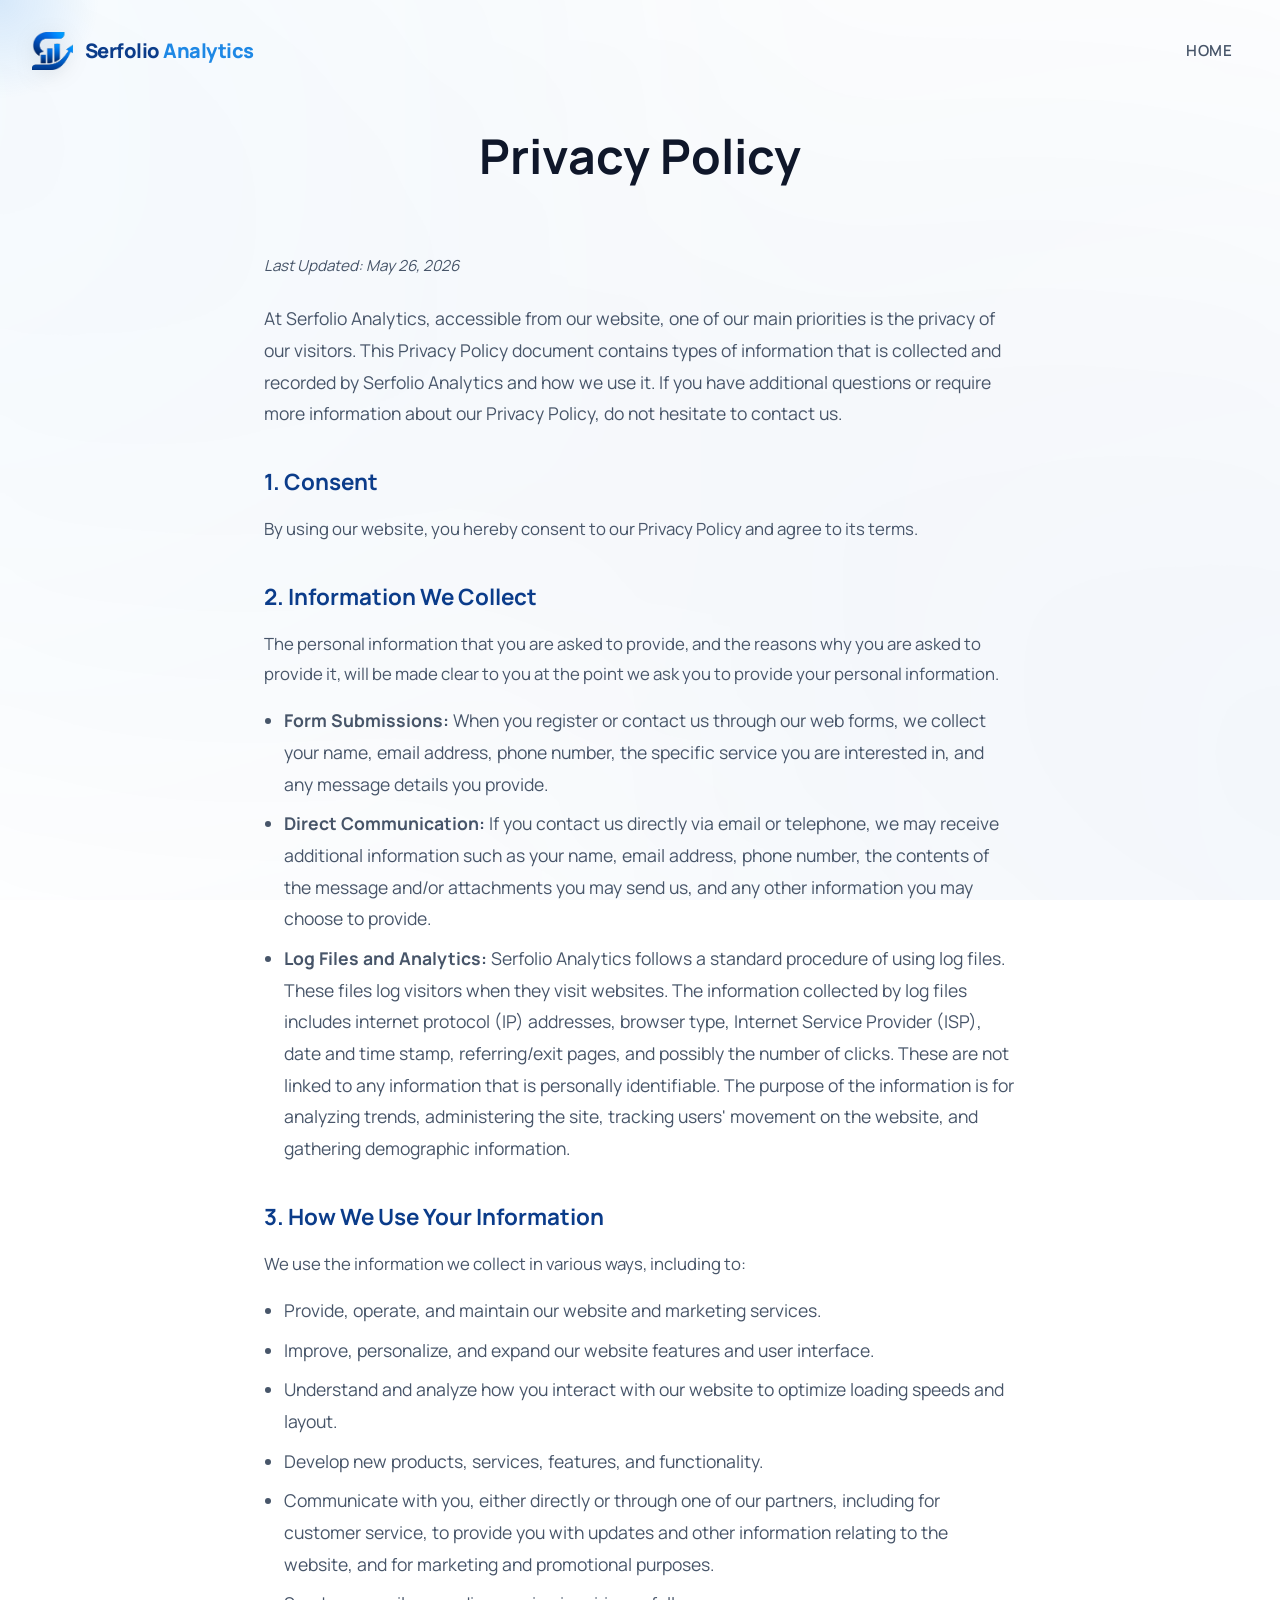
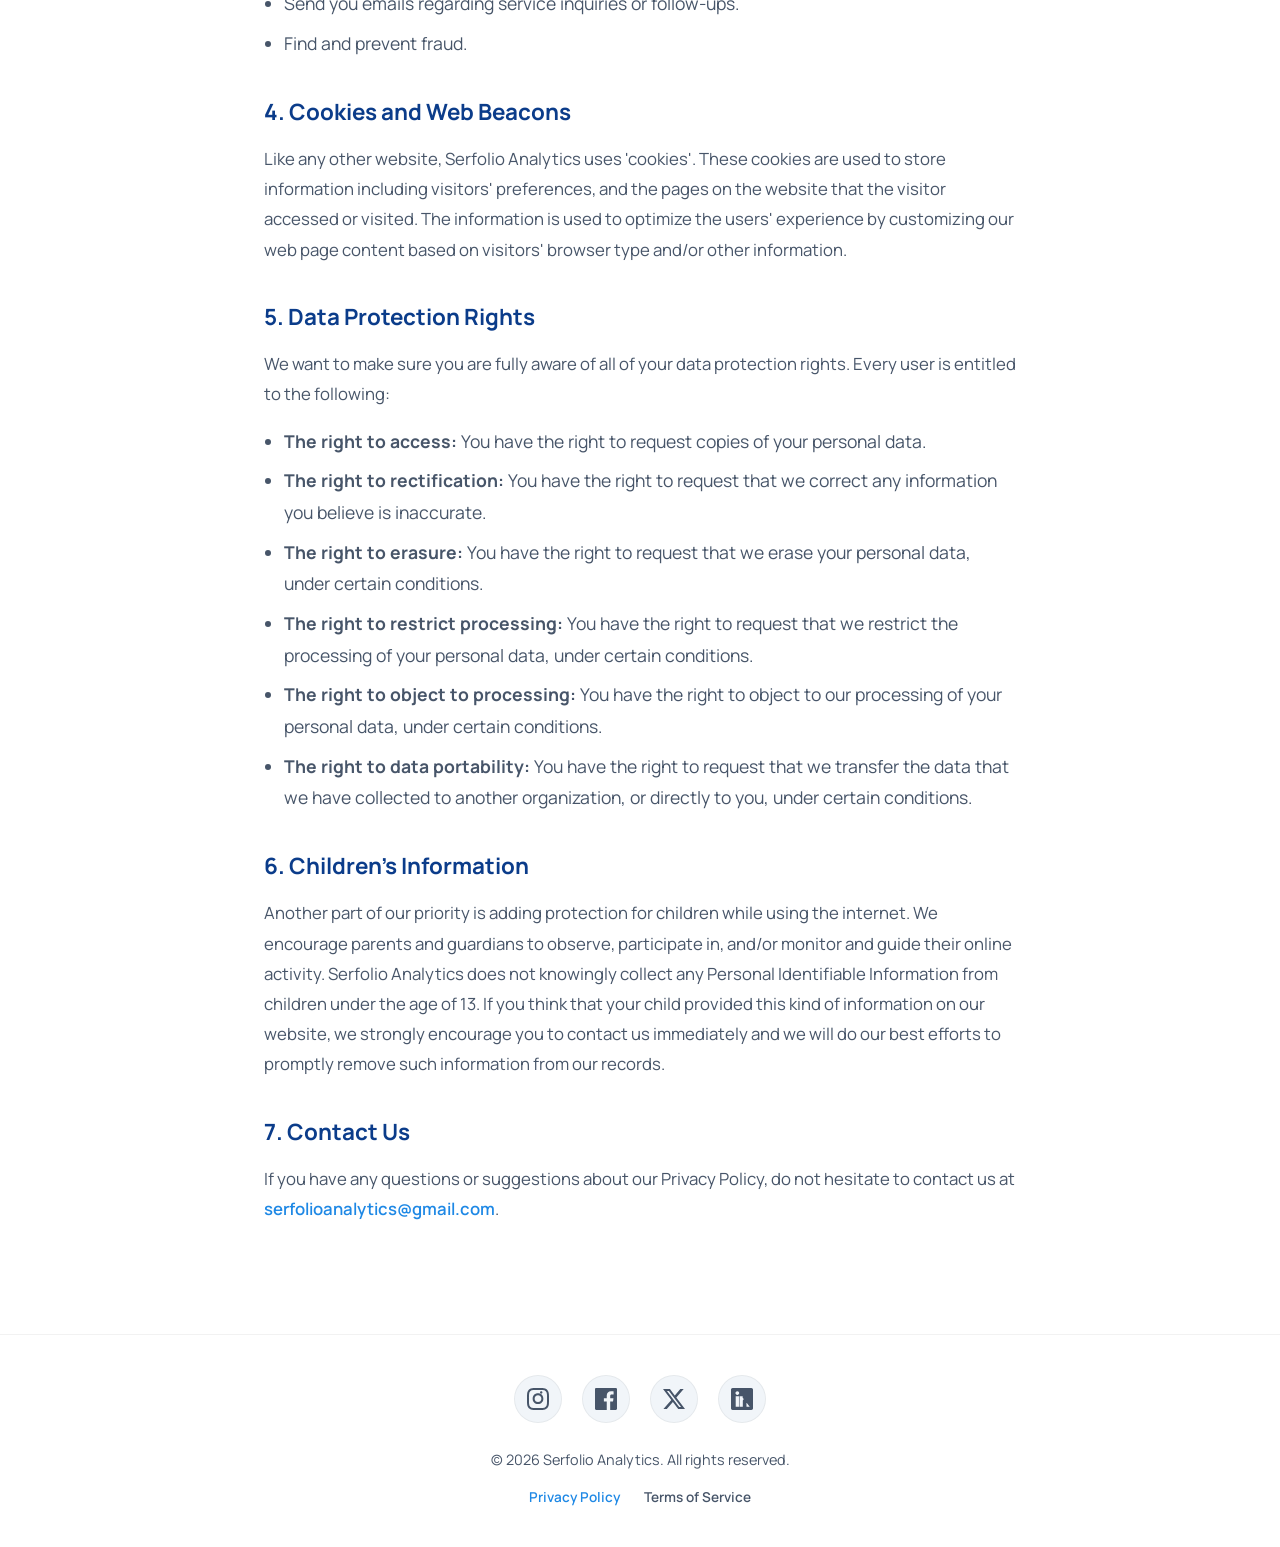
<file: privacy-policy.html>
<!DOCTYPE html>
<html lang="en">
<head>
    <meta charset="UTF-8">
    <meta name="viewport" content="width=device-width, initial-scale=1.0">
    <title>Privacy Policy | Serfolio Analytics</title>
    <meta name="description" content="Privacy Policy for Serfolio Analytics.">
    <!-- Open Graph tags -->
    <meta property="og:title" content="Privacy Policy | Serfolio Analytics">
    <meta property="og:description" content="Privacy Policy for Serfolio Analytics.">
    <meta property="og:image" content="https://serfolioanalytics.in/logo.png">
    <meta property="og:type" content="website">
    <meta name="twitter:card" content="summary_large_image">
    <meta name="twitter:title" content="Privacy Policy | Serfolio Analytics">
    <meta name="twitter:description" content="Privacy Policy for Serfolio Analytics.">
    <meta name="twitter:image" content="https://serfolioanalytics.in/logo.png">
    <link href="https://fonts.googleapis.com/css2?family=Manrope:wght@300;400;500;600;700;800&display=swap" rel="stylesheet">
    <link rel="stylesheet" href="./style.css?v=1.0.3">

    <!-- Google tag (gtag.js) -->
    <script async src="https://www.googletagmanager.com/gtag/js?id=G-VNZV0EYWXQ"></script>
    <script>
      window.dataLayer = window.dataLayer || [];
      function gtag(){dataLayer.push(arguments);}
      gtag('js', new Date());

      gtag('config', 'G-VNZV0EYWXQ');
      gtag('config', 'AW-14974489715');
    </script>
</head>
<body>
    <div id="cursor-glow"></div>
    <div id="logo-container" class="logo-fixed" onclick="window.location.href='index.html'" style="cursor: pointer;">
        <img src="./logo.png" alt="Serfolio Analytics Logo" id="main-logo" loading="lazy">
        <span class="logo-text"><span class="brand-dark">Serfolio</span> <span class="brand-light">Analytics</span></span>
    </div>
    <nav class="global-nav global-nav-top-right">
        <button class="nav-link" onclick="window.location.href='index.html'">Home</button>
    </nav>
    <div class="background-wrapper">
        <div id="aurora-bg"></div>
    </div>
    <main class="service-detail-container" style="padding-top: 120px; padding-bottom: 60px; min-height: 80vh;">
        <h1 class="section-title" style="margin-bottom: 30px; text-align: center;">Privacy Policy</h1>
        <div class="service-content glass" style="max-width: 800px; margin: 0 auto; padding: 40px; text-align: left; line-height: 1.8;">
            <p style="font-size: 0.95rem; color: var(--text-body); margin-bottom: 24px; font-style: italic;">Last Updated: May 26, 2026</p>
            
            <p style="font-size: 1.1rem; color: var(--text-body); margin-bottom: 24px;">
                At Serfolio Analytics, accessible from our website, one of our main priorities is the privacy of our visitors. This Privacy Policy document contains types of information that is collected and recorded by Serfolio Analytics and how we use it. If you have additional questions or require more information about our Privacy Policy, do not hesitate to contact us.
            </p>

            <h3 style="font-size: 1.4rem; color: var(--deep-blue); margin-top: 32px; margin-bottom: 12px; font-weight: 700;">1. Consent</h3>
            <p style="font-size: 1.05rem; color: var(--text-body); margin-bottom: 20px;">
                By using our website, you hereby consent to our Privacy Policy and agree to its terms.
            </p>

            <h3 style="font-size: 1.4rem; color: var(--deep-blue); margin-top: 32px; margin-bottom: 12px; font-weight: 700;">2. Information We Collect</h3>
            <p style="font-size: 1.05rem; color: var(--text-body); margin-bottom: 16px;">
                The personal information that you are asked to provide, and the reasons why you are asked to provide it, will be made clear to you at the point we ask you to provide your personal information.
            </p>
            <ul style="margin-left: 20px; margin-bottom: 20px; list-style-type: disc; color: var(--text-body); font-size: 1.05rem;">
                <li style="margin-bottom: 8px;"><strong>Form Submissions:</strong> When you register or contact us through our web forms, we collect your name, email address, phone number, the specific service you are interested in, and any message details you provide.</li>
                <li style="margin-bottom: 8px;"><strong>Direct Communication:</strong> If you contact us directly via email or telephone, we may receive additional information such as your name, email address, phone number, the contents of the message and/or attachments you may send us, and any other information you may choose to provide.</li>
                <li style="margin-bottom: 8px;"><strong>Log Files and Analytics:</strong> Serfolio Analytics follows a standard procedure of using log files. These files log visitors when they visit websites. The information collected by log files includes internet protocol (IP) addresses, browser type, Internet Service Provider (ISP), date and time stamp, referring/exit pages, and possibly the number of clicks. These are not linked to any information that is personally identifiable. The purpose of the information is for analyzing trends, administering the site, tracking users' movement on the website, and gathering demographic information.</li>
            </ul>

            <h3 style="font-size: 1.4rem; color: var(--deep-blue); margin-top: 32px; margin-bottom: 12px; font-weight: 700;">3. How We Use Your Information</h3>
            <p style="font-size: 1.05rem; color: var(--text-body); margin-bottom: 16px;">
                We use the information we collect in various ways, including to:
            </p>
            <ul style="margin-left: 20px; margin-bottom: 20px; list-style-type: disc; color: var(--text-body); font-size: 1.05rem;">
                <li style="margin-bottom: 8px;">Provide, operate, and maintain our website and marketing services.</li>
                <li style="margin-bottom: 8px;">Improve, personalize, and expand our website features and user interface.</li>
                <li style="margin-bottom: 8px;">Understand and analyze how you interact with our website to optimize loading speeds and layout.</li>
                <li style="margin-bottom: 8px;">Develop new products, services, features, and functionality.</li>
                <li style="margin-bottom: 8px;">Communicate with you, either directly or through one of our partners, including for customer service, to provide you with updates and other information relating to the website, and for marketing and promotional purposes.</li>
                <li style="margin-bottom: 8px;">Send you emails regarding service inquiries or follow-ups.</li>
                <li style="margin-bottom: 8px;">Find and prevent fraud.</li>
            </ul>

            <h3 style="font-size: 1.4rem; color: var(--deep-blue); margin-top: 32px; margin-bottom: 12px; font-weight: 700;">4. Cookies and Web Beacons</h3>
            <p style="font-size: 1.05rem; color: var(--text-body); margin-bottom: 20px;">
                Like any other website, Serfolio Analytics uses 'cookies'. These cookies are used to store information including visitors' preferences, and the pages on the website that the visitor accessed or visited. The information is used to optimize the users' experience by customizing our web page content based on visitors' browser type and/or other information.
            </p>

            <h3 style="font-size: 1.4rem; color: var(--deep-blue); margin-top: 32px; margin-bottom: 12px; font-weight: 700;">5. Data Protection Rights</h3>
            <p style="font-size: 1.05rem; color: var(--text-body); margin-bottom: 16px;">
                We want to make sure you are fully aware of all of your data protection rights. Every user is entitled to the following:
            </p>
            <ul style="margin-left: 20px; margin-bottom: 20px; list-style-type: disc; color: var(--text-body); font-size: 1.05rem;">
                <li style="margin-bottom: 8px;"><strong>The right to access:</strong> You have the right to request copies of your personal data.</li>
                <li style="margin-bottom: 8px;"><strong>The right to rectification:</strong> You have the right to request that we correct any information you believe is inaccurate.</li>
                <li style="margin-bottom: 8px;"><strong>The right to erasure:</strong> You have the right to request that we erase your personal data, under certain conditions.</li>
                <li style="margin-bottom: 8px;"><strong>The right to restrict processing:</strong> You have the right to request that we restrict the processing of your personal data, under certain conditions.</li>
                <li style="margin-bottom: 8px;"><strong>The right to object to processing:</strong> You have the right to object to our processing of your personal data, under certain conditions.</li>
                <li style="margin-bottom: 8px;"><strong>The right to data portability:</strong> You have the right to request that we transfer the data that we have collected to another organization, or directly to you, under certain conditions.</li>
            </ul>

            <h3 style="font-size: 1.4rem; color: var(--deep-blue); margin-top: 32px; margin-bottom: 12px; font-weight: 700;">6. Children's Information</h3>
            <p style="font-size: 1.05rem; color: var(--text-body); margin-bottom: 20px;">
                Another part of our priority is adding protection for children while using the internet. We encourage parents and guardians to observe, participate in, and/or monitor and guide their online activity. Serfolio Analytics does not knowingly collect any Personal Identifiable Information from children under the age of 13. If you think that your child provided this kind of information on our website, we strongly encourage you to contact us immediately and we will do our best efforts to promptly remove such information from our records.
            </p>

            <h3 style="font-size: 1.4rem; color: var(--deep-blue); margin-top: 32px; margin-bottom: 12px; font-weight: 700;">7. Contact Us</h3>
            <p style="font-size: 1.05rem; color: var(--text-body); margin-bottom: 20px;">
                If you have any questions or suggestions about our Privacy Policy, do not hesitate to contact us at <a href="mailto:serfolioanalytics@gmail.com" style="color: var(--primary-blue); font-weight: 600; text-decoration: none;">serfolioanalytics@gmail.com</a>.
            </p>
        </div>
    </main>
    <footer class="site-footer" style="padding: 40px var(--slide-padding); text-align: center; width: 100%; display: flex; flex-direction: column; align-items: center; gap: 16px; background: rgba(255, 255, 255, 0.05); border-top: 1px solid rgba(0, 0, 0, 0.05); backdrop-filter: blur(10px); position: relative; z-index: 10;">
        <div class="social-icons-footer" style="position: static; transform: none; margin-bottom: 10px;">
            <ul class="social-tooltip-list">
                <!-- Instagram -->
                <li class="social-icon-item icon-ig">
                    <a href="https://www.instagram.com/serfolio_analytics" class="social-icon-link" aria-label="Instagram" target="_blank" rel="noopener noreferrer">
                        <div class="icon-fill"></div>
                        <svg class="social-icon-svg" viewBox="0 0 24 24"><path d="M12 2.163c3.204 0 3.584.012 4.85.07 3.252.148 4.771 1.691 4.919 4.919.058 1.265.069 1.645.069 4.849 0 3.205-.012 3.584-.069 4.849-.149 3.225-1.664 4.771-4.919 4.919-1.266.058-1.644.07-4.85.07-3.204 0-3.584-.012-4.849-.07-3.26-.149-4.771-1.699-4.919-4.92-.058-1.265-.07-1.644-.07-4.849 0-3.204.013-3.583.07-4.849.149-3.227 1.664-4.771 4.919-4.919 1.266-.057 1.645-.069 4.849-.069zm0-2.163c-3.259 0-3.66.013-4.947.072-4.358.2-6.78 2.618-6.98 6.98-.059 1.281-.073 1.689-.073 4.948 0 3.259.014 3.668.072 4.948.2 4.358 2.618 6.78 6.98 6.98 1.281.058 1.689.072 4.948.072 3.259 0 3.668-.014 4.948-.072 4.354-.2 6.782-2.618 6.979-6.98.059-1.28.073-1.689.073-4.948 0-3.259-.014-3.669-.072-4.948-.2-4.358-2.617-6.78-6.979-6.98-1.281-.059-1.69-.073-4.949-.073zm0 5.838c-3.403 0-5.838 2.435-5.838 5.838s2.435 5.838 5.838 5.838 5.838-2.435 5.838-5.838-2.435-5.838-5.838-5.838zm0 9.513c-2.03 0-3.675-1.645-3.675-3.675 0-2.03 1.645-3.675 3.675-3.675 2.03 0 3.675 1.645 3.675 3.675 0 2.03-1.645 3.675-3.675 3.675zm4.846-10.405c0 .73-.592 1.322-1.322 1.322-.73 0-1.322-.592-1.322-1.322 0-.73.592-1.322 1.322-1.322.73 0 1.322.592 1.322 1.322z"/></svg>
                    </a>
                    <div class="social-tooltip-text">Instagram</div>
                </li>
                <!-- Facebook -->
                <li class="social-icon-item icon-fb">
                    <a href="https://www.facebook.com/SerfolioAnalytics" class="social-icon-link" aria-label="Facebook" target="_blank" rel="noopener noreferrer">
                        <div class="icon-fill"></div>
                        <svg class="social-icon-svg" viewBox="0 0 24 24"><path d="M22.675 0h-21.35c-.732 0-1.325.593-1.325 1.325v21.351c0 .731.593 1.324 1.325 1.324h11.495v-9.294h-3.128v-3.622h3.128v-2.671c0-3.1 1.893-4.788 4.659-4.788 1.325 0 2.463.099 2.795.143v3.24l-1.918.001c-1.504 0-1.8.714-1.8 1.763v2.308h3.587l-.467 3.622h-3.12v9.293h6.116c.73 0 1.323-.593 1.323-1.325v-21.35c0-.732-.593-1.325-1.325-1.325z"/></svg>
                    </a>
                    <div class="social-tooltip-text">Facebook</div>
                </li>
                <!-- X (Twitter) -->
                <li class="social-icon-item icon-x">
                    <a href="https://x.com/SerfolioAnalyst" class="social-icon-link" aria-label="X" target="_blank" rel="noopener noreferrer">
                        <div class="icon-fill"></div>
                        <svg class="social-icon-svg" viewBox="0 0 24 24"><path d="M18.901 1.153h3.68l-8.04 9.19L24 22.846h-7.406l-5.8-7.584-6.638 7.584H.474l8.6-9.83L0 1.154h7.594l5.243 6.932L18.901 1.153zM17.61 20.644h2.039L6.486 3.24H4.298l13.312 17.404z"/></svg>
                    </a>
                    <div class="social-tooltip-text">X</div>
                </li>
                <!-- LinkedIn -->
                <li class="social-icon-item icon-li">
                    <a href="https://www.linkedin.com/in/serfolio-analytics-640091409?utm_source=share_via&utm_content=profile&utm_medium=member_android" class="social-icon-link" aria-label="LinkedIn" target="_blank" rel="noopener noreferrer">
                        <div class="icon-fill"></div>
                        <svg class="social-icon-svg" viewBox="0 0 24 24"><path d="M22.225 0h-20.451c-.98 0-1.774.793-1.774 1.774v20.451c0 .981.794 1.774 1.774 1.774h20.451c.981 0 1.775-.793 1.775-1.774v-20.451c0-.981-.794-1.774-1.775-1.774zm-13.542 20.452h-3.555v-11.428h3.555v11.428zm-1.778-12.92c-1.137 0-2.059-.922-2.059-2.059s.922-2.059 2.059-2.059 2.059.922 2.059 2.059-.922 2.059-2.059 2.059zm13.542 12.92h-3.555v-5.592c0-1.335-.027-3.051-1.86-3.051-1.861 0-2.146 1.453-2.146 2.955v5.688h-3.555v-11.428h3.411v1.562h.048c.475-.9 1.636-1.848(3.366-1.848 3.599 0 4.261 2.368 4.261 5.45v6.264z"/></svg>
                    </a>
                    <div class="social-tooltip-text">LinkedIn</div>
                </li>
            </ul>
        </div>
        <p style="color: var(--text-body); font-size: 0.9rem;">&copy; 2026 Serfolio Analytics. All rights reserved.</p>
        <div class="footer-links" style="display: flex; gap: 24px;">
            <a href="privacy-policy.html" style="color: var(--primary-blue); text-decoration: none; font-size: 0.85rem; font-weight: 600;">Privacy Policy</a>
            <a href="terms-of-service.html" style="color: var(--text-body); text-decoration: none; font-size: 0.85rem; font-weight: 600; transition: color 0.3s;" onmouseover="this.style.color='var(--primary-blue)'" onmouseout="this.style.color='var(--text-body)'">Terms of Service</a>
        </div>
    </footer>
    <script src="https://cdnjs.cloudflare.com/ajax/libs/gsap/3.12.5/gsap.min.js"></script>
    <script>
        document.addEventListener('DOMContentLoaded', () => {
            const cursorGlow = document.getElementById('cursor-glow');
            document.addEventListener('mousemove', (e) => {
                gsap.to(cursorGlow, { x: e.clientX, y: e.clientY, duration: 0.5, ease: 'power2.out' });
            });
            const hoverables = document.querySelectorAll('button, .nav-link, .logo-fixed, a');
            hoverables.forEach(el => {
                el.addEventListener('mouseenter', () => gsap.to(cursorGlow, { width: 300, height: 300, duration: 0.3 }));
                el.addEventListener('mouseleave', () => gsap.to(cursorGlow, { width: 200, height: 200, duration: 0.3 }));
            });
        });
    </script>
</body>
</html>
</file>
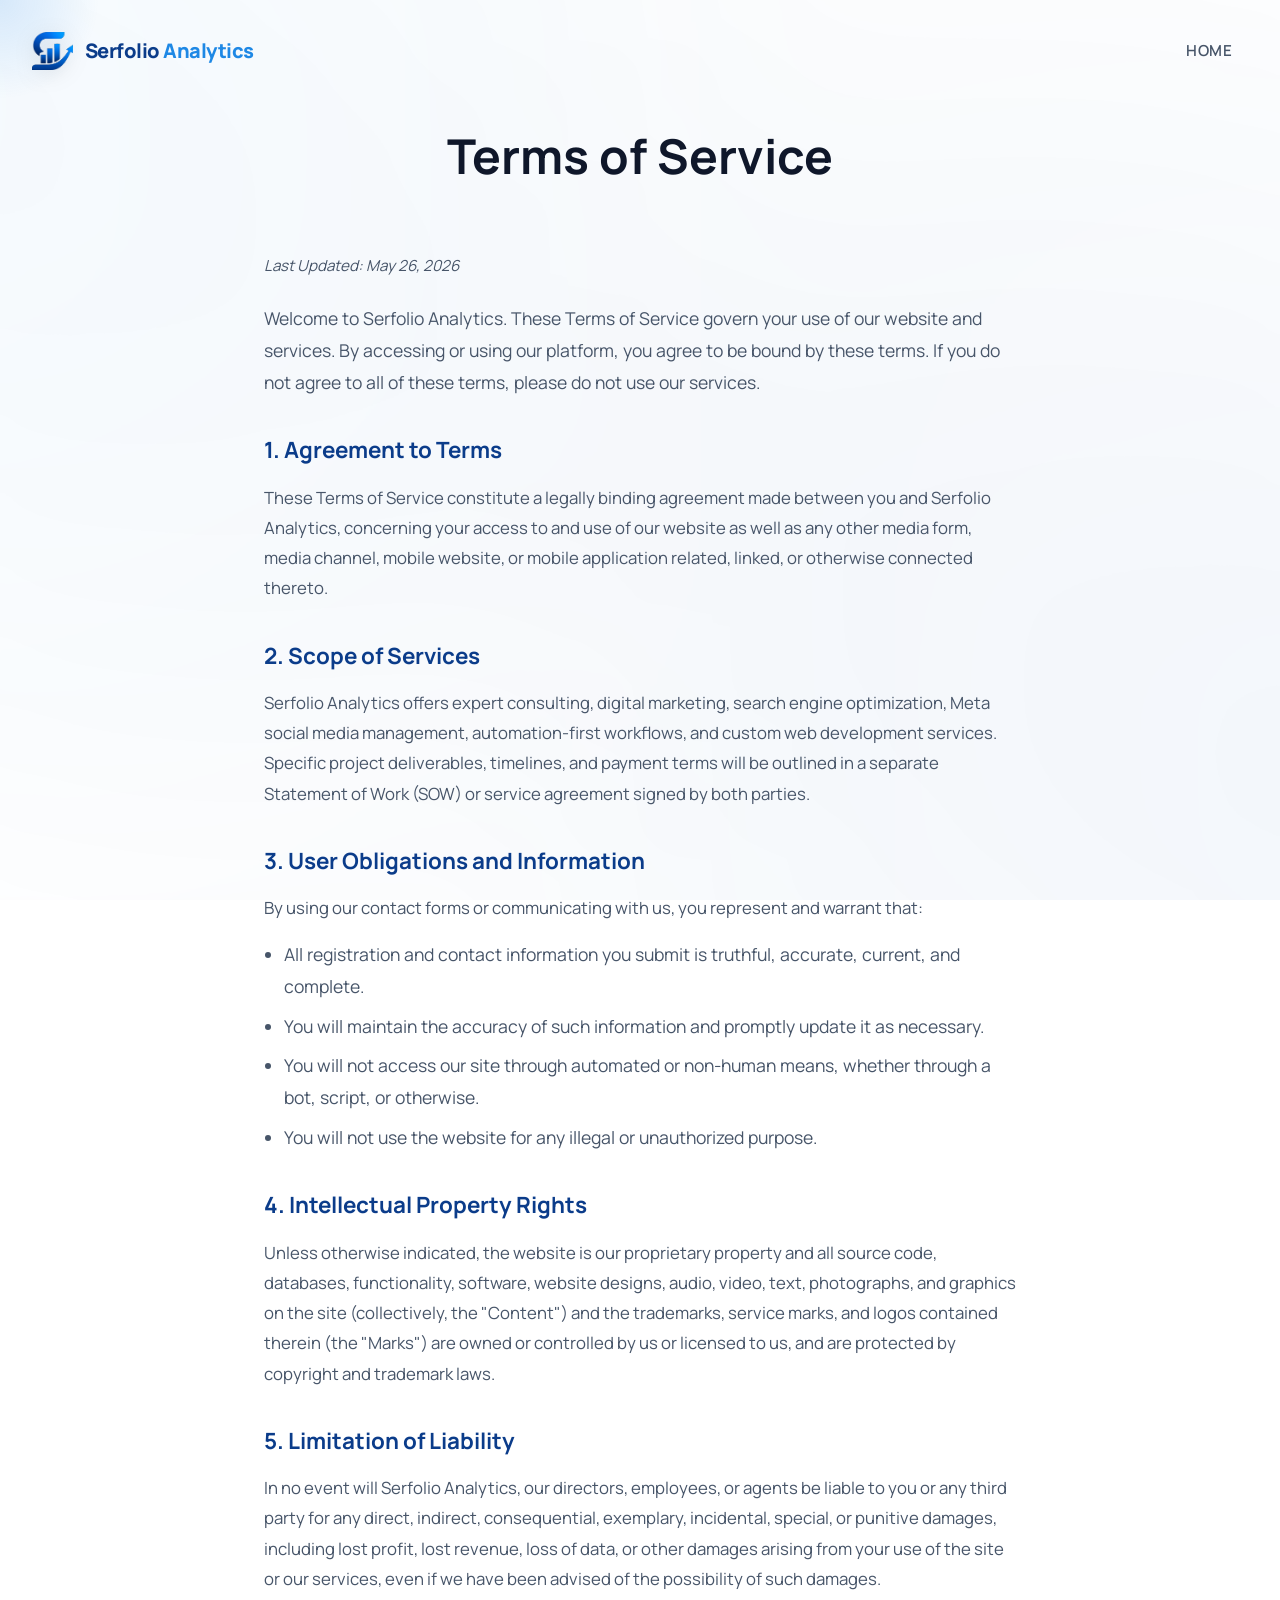
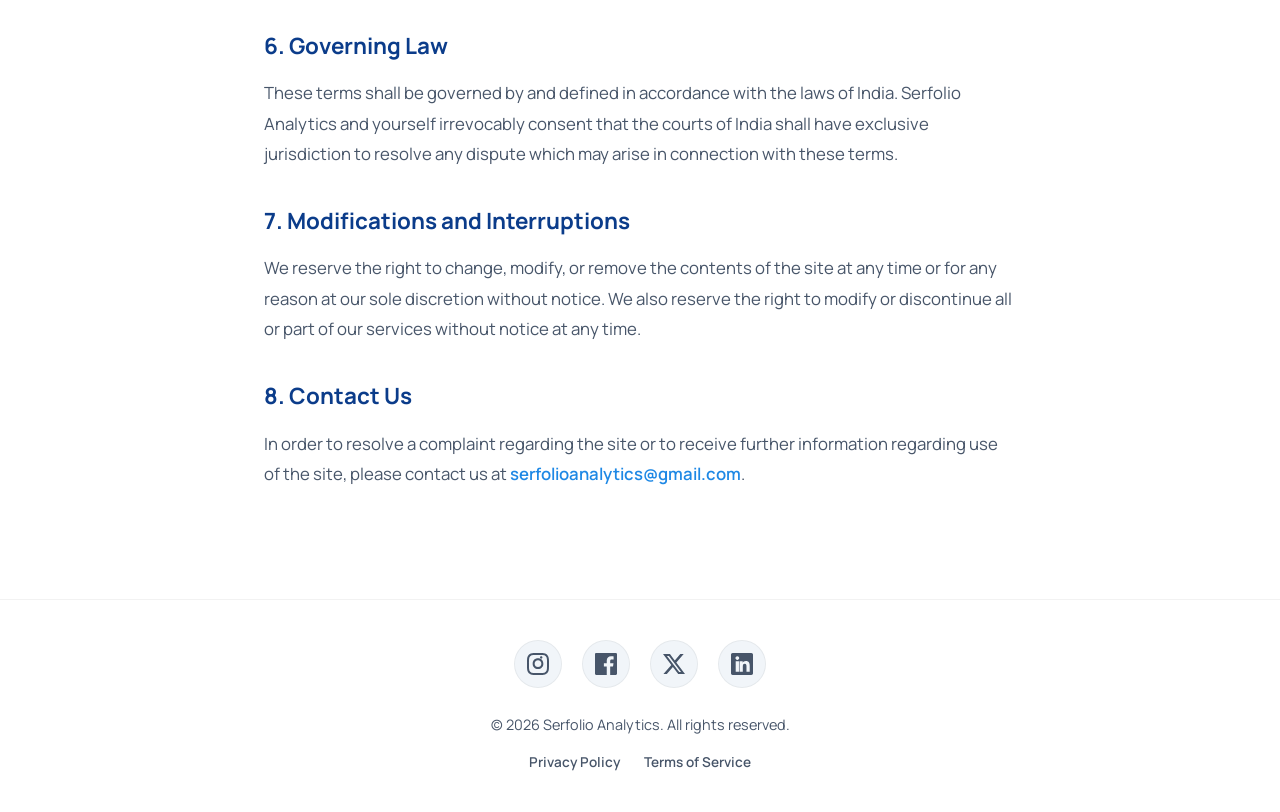
<file: terms-of-service.html>
<!DOCTYPE html>
<html lang="en">
<head>
    <meta charset="UTF-8">
    <meta name="viewport" content="width=device-width, initial-scale=1.0">
    <title>Terms of Service | Serfolio Analytics</title>
    <meta name="description" content="Terms of Service for Serfolio Analytics.">
    <!-- Open Graph tags -->
    <meta property="og:title" content="Terms of Service | Serfolio Analytics">
    <meta property="og:description" content="Terms of Service for Serfolio Analytics.">
    <meta property="og:image" content="https://serfolioanalytics.in/logo.png">
    <meta property="og:type" content="website">
    <meta name="twitter:card" content="summary_large_image">
    <meta name="twitter:title" content="Terms of Service | Serfolio Analytics">
    <meta name="twitter:description" content="Terms of Service for Serfolio Analytics.">
    <meta name="twitter:image" content="https://serfolioanalytics.in/logo.png">
    <link href="https://fonts.googleapis.com/css2?family=Manrope:wght@300;400;500;600;700;800&display=swap" rel="stylesheet">
    <link rel="stylesheet" href="./style.css?v=1.0.3">

    <!-- Google tag (gtag.js) -->
    <script async src="https://www.googletagmanager.com/gtag/js?id=G-VNZV0EYWXQ"></script>
    <script>
      window.dataLayer = window.dataLayer || [];
      function gtag(){dataLayer.push(arguments);}
      gtag('js', new Date());

      gtag('config', 'G-VNZV0EYWXQ');
      gtag('config', 'AW-14974489715');
    </script>
</head>
<body>
    <div id="cursor-glow"></div>
    <div id="logo-container" class="logo-fixed" onclick="window.location.href='index.html'" style="cursor: pointer;">
        <img src="./logo.png" alt="Serfolio Analytics Logo" id="main-logo" loading="lazy">
        <span class="logo-text"><span class="brand-dark">Serfolio</span> <span class="brand-light">Analytics</span></span>
    </div>
    <nav class="global-nav global-nav-top-right">
        <button class="nav-link" onclick="window.location.href='index.html'">Home</button>
    </nav>
    <div class="background-wrapper">
        <div id="aurora-bg"></div>
    </div>
    <main class="service-detail-container" style="padding-top: 120px; padding-bottom: 60px; min-height: 80vh;">
        <h1 class="section-title" style="margin-bottom: 30px; text-align: center;">Terms of Service</h1>
        <div class="service-content glass" style="max-width: 800px; margin: 0 auto; padding: 40px; text-align: left; line-height: 1.8;">
            <p style="font-size: 0.95rem; color: var(--text-body); margin-bottom: 24px; font-style: italic;">Last Updated: May 26, 2026</p>
            
            <p style="font-size: 1.1rem; color: var(--text-body); margin-bottom: 24px;">
                Welcome to Serfolio Analytics. These Terms of Service govern your use of our website and services. By accessing or using our platform, you agree to be bound by these terms. If you do not agree to all of these terms, please do not use our services.
            </p>

            <h3 style="font-size: 1.4rem; color: var(--deep-blue); margin-top: 32px; margin-bottom: 12px; font-weight: 700;">1. Agreement to Terms</h3>
            <p style="font-size: 1.05rem; color: var(--text-body); margin-bottom: 20px;">
                These Terms of Service constitute a legally binding agreement made between you and Serfolio Analytics, concerning your access to and use of our website as well as any other media form, media channel, mobile website, or mobile application related, linked, or otherwise connected thereto.
            </p>

            <h3 style="font-size: 1.4rem; color: var(--deep-blue); margin-top: 32px; margin-bottom: 12px; font-weight: 700;">2. Scope of Services</h3>
            <p style="font-size: 1.05rem; color: var(--text-body); margin-bottom: 20px;">
                Serfolio Analytics offers expert consulting, digital marketing, search engine optimization, Meta social media management, automation-first workflows, and custom web development services. Specific project deliverables, timelines, and payment terms will be outlined in a separate Statement of Work (SOW) or service agreement signed by both parties.
            </p>

            <h3 style="font-size: 1.4rem; color: var(--deep-blue); margin-top: 32px; margin-bottom: 12px; font-weight: 700;">3. User Obligations and Information</h3>
            <p style="font-size: 1.05rem; color: var(--text-body); margin-bottom: 16px;">
                By using our contact forms or communicating with us, you represent and warrant that:
            </p>
            <ul style="margin-left: 20px; margin-bottom: 20px; list-style-type: disc; color: var(--text-body); font-size: 1.05rem;">
                <li style="margin-bottom: 8px;">All registration and contact information you submit is truthful, accurate, current, and complete.</li>
                <li style="margin-bottom: 8px;">You will maintain the accuracy of such information and promptly update it as necessary.</li>
                <li style="margin-bottom: 8px;">You will not access our site through automated or non-human means, whether through a bot, script, or otherwise.</li>
                <li style="margin-bottom: 8px;">You will not use the website for any illegal or unauthorized purpose.</li>
            </ul>

            <h3 style="font-size: 1.4rem; color: var(--deep-blue); margin-top: 32px; margin-bottom: 12px; font-weight: 700;">4. Intellectual Property Rights</h3>
            <p style="font-size: 1.05rem; color: var(--text-body); margin-bottom: 20px;">
                Unless otherwise indicated, the website is our proprietary property and all source code, databases, functionality, software, website designs, audio, video, text, photographs, and graphics on the site (collectively, the "Content") and the trademarks, service marks, and logos contained therein (the "Marks") are owned or controlled by us or licensed to us, and are protected by copyright and trademark laws.
            </p>

            <h3 style="font-size: 1.4rem; color: var(--deep-blue); margin-top: 32px; margin-bottom: 12px; font-weight: 700;">5. Limitation of Liability</h3>
            <p style="font-size: 1.05rem; color: var(--text-body); margin-bottom: 20px;">
                In no event will Serfolio Analytics, our directors, employees, or agents be liable to you or any third party for any direct, indirect, consequential, exemplary, incidental, special, or punitive damages, including lost profit, lost revenue, loss of data, or other damages arising from your use of the site or our services, even if we have been advised of the possibility of such damages.
            </p>

            <h3 style="font-size: 1.4rem; color: var(--deep-blue); margin-top: 32px; margin-bottom: 12px; font-weight: 700;">6. Governing Law</h3>
            <p style="font-size: 1.05rem; color: var(--text-body); margin-bottom: 20px;">
                These terms shall be governed by and defined in accordance with the laws of India. Serfolio Analytics and yourself irrevocably consent that the courts of India shall have exclusive jurisdiction to resolve any dispute which may arise in connection with these terms.
            </p>

            <h3 style="font-size: 1.4rem; color: var(--deep-blue); margin-top: 32px; margin-bottom: 12px; font-weight: 700;">7. Modifications and Interruptions</h3>
            <p style="font-size: 1.05rem; color: var(--text-body); margin-bottom: 20px;">
                We reserve the right to change, modify, or remove the contents of the site at any time or for any reason at our sole discretion without notice. We also reserve the right to modify or discontinue all or part of our services without notice at any time.
            </p>

            <h3 style="font-size: 1.4rem; color: var(--deep-blue); margin-top: 32px; margin-bottom: 12px; font-weight: 700;">8. Contact Us</h3>
            <p style="font-size: 1.05rem; color: var(--text-body); margin-bottom: 20px;">
                In order to resolve a complaint regarding the site or to receive further information regarding use of the site, please contact us at <a href="mailto:serfolioanalytics@gmail.com" style="color: var(--primary-blue); font-weight: 600; text-decoration: none;">serfolioanalytics@gmail.com</a>.
            </p>
        </div>
    </main>
    <footer class="site-footer" style="padding: 40px var(--slide-padding); text-align: center; width: 100%; display: flex; flex-direction: column; align-items: center; gap: 16px; background: rgba(255, 255, 255, 0.05); border-top: 1px solid rgba(0, 0, 0, 0.05); backdrop-filter: blur(10px); position: relative; z-index: 10;">
        <div class="social-icons-footer" style="position: static; transform: none; margin-bottom: 10px;">
            <ul class="social-tooltip-list">
                <!-- Instagram -->
                <li class="social-icon-item icon-ig">
                    <a href="https://www.instagram.com/serfolio_analytics" class="social-icon-link" aria-label="Instagram" target="_blank" rel="noopener noreferrer">
                        <div class="icon-fill"></div>
                        <svg class="social-icon-svg" viewBox="0 0 24 24"><path d="M12 2.163c3.204 0 3.584.012 4.85.07 3.252.148 4.771 1.691 4.919 4.919.058 1.265.069 1.645.069 4.849 0 3.205-.012 3.584-.069 4.849-.149 3.225-1.664 4.771-4.919 4.919-1.266.058-1.644.07-4.85.07-3.204 0-3.584-.012-4.849-.07-3.26-.149-4.771-1.699-4.919-4.92-.058-1.265-.07-1.644-.07-4.849 0-3.204.013-3.583.07-4.849.149-3.227 1.664-4.771 4.919-4.919 1.266-.057 1.645-.069 4.849-.069zm0-2.163c-3.259 0-3.66.013-4.947.072-4.358.2-6.78 2.618-6.98 6.98-.059 1.281-.073 1.689-.073 4.948 0 3.259.014 3.668.072 4.948.2 4.358 2.618 6.78 6.98 6.98 1.281.058 1.689.072 4.948.072 3.259 0 3.668-.014 4.948-.072 4.354-.2 6.782-2.618 6.979-6.98.059-1.28.073-1.689.073-4.948 0-3.259-.014-3.669-.072-4.948-.2-4.358-2.617-6.78-6.979-6.98-1.281-.059-1.69-.073-4.949-.073zm0 5.838c-3.403 0-5.838 2.435-5.838 5.838s2.435 5.838 5.838 5.838 5.838-2.435 5.838-5.838-2.435-5.838-5.838-5.838zm0 9.513c-2.03 0-3.675-1.645-3.675-3.675 0-2.03 1.645-3.675 3.675-3.675 2.03 0 3.675 1.645 3.675 3.675 0 2.03-1.645 3.675-3.675 3.675zm4.846-10.405c0 .73-.592 1.322-1.322 1.322-.73 0-1.322-.592-1.322-1.322 0-.73.592-1.322 1.322-1.322.73 0 1.322.592 1.322 1.322z"/></svg>
                    </a>
                    <div class="social-tooltip-text">Instagram</div>
                </li>
                <!-- Facebook -->
                <li class="social-icon-item icon-fb">
                    <a href="https://www.facebook.com/SerfolioAnalytics" class="social-icon-link" aria-label="Facebook" target="_blank" rel="noopener noreferrer">
                        <div class="icon-fill"></div>
                        <svg class="social-icon-svg" viewBox="0 0 24 24"><path d="M22.675 0h-21.35c-.732 0-1.325.593-1.325 1.325v21.351c0 .731.593 1.324 1.325 1.324h11.495v-9.294h-3.128v-3.622h3.128v-2.671c0-3.1 1.893-4.788 4.659-4.788 1.325 0 2.463.099 2.795.143v3.24l-1.918.001c-1.504 0-1.8.714-1.8 1.763v2.308h3.587l-.467 3.622h-3.12v9.293h6.116c.73 0 1.323-.593 1.323-1.325v-21.35c0-.732-.593-1.325-1.325-1.325z"/></svg>
                    </a>
                    <div class="social-tooltip-text">Facebook</div>
                </li>
                <!-- X (Twitter) -->
                <li class="social-icon-item icon-x">
                    <a href="https://x.com/SerfolioAnalyst" class="social-icon-link" aria-label="X" target="_blank" rel="noopener noreferrer">
                        <div class="icon-fill"></div>
                        <svg class="social-icon-svg" viewBox="0 0 24 24"><path d="M18.901 1.153h3.68l-8.04 9.19L24 22.846h-7.406l-5.8-7.584-6.638 7.584H.474l8.6-9.83L0 1.154h7.594l5.243 6.932L18.901 1.153zM17.61 20.644h2.039L6.486 3.24H4.298l13.312 17.404z"/></svg>
                    </a>
                    <div class="social-tooltip-text">X</div>
                </li>
                <!-- LinkedIn -->
                <li class="social-icon-item icon-li">
                    <a href="https://www.linkedin.com/in/serfolio-analytics-640091409?utm_source=share_via&utm_content=profile&utm_medium=member_android" class="social-icon-link" aria-label="LinkedIn" target="_blank" rel="noopener noreferrer">
                        <div class="icon-fill"></div>
                        <svg class="social-icon-svg" viewBox="0 0 24 24"><path d="M22.225 0h-20.451c-.98 0-1.774.793-1.774 1.774v20.451c0 .981.794 1.774 1.774 1.774h20.451c.981 0 1.775-.793 1.775-1.774v-20.451c0-.981-.794-1.774-1.775-1.774zm-13.542 20.452h-3.555v-11.428h3.555v11.428zm-1.778-12.92c-1.137 0-2.059-.922-2.059-2.059s.922-2.059 2.059-2.059 2.059.922 2.059 2.059-.922 2.059-2.059 2.059zm13.542 12.92h-3.555v-5.592c0-1.335-.027-3.051-1.86-3.051-1.861 0-2.146 1.453-2.146 2.955v5.688h-3.555v-11.428h3.411v1.562h.048c.475-.9 1.636-1.848 3.366-1.848 3.599 0 4.261 2.368 4.261 5.45v6.264z"/></svg>
                    </a>
                    <div class="social-tooltip-text">LinkedIn</div>
                </li>
            </ul>
        </div>
        <p style="color: var(--text-body); font-size: 0.9rem;">&copy; 2026 Serfolio Analytics. All rights reserved.</p>
        <div class="footer-links" style="display: flex; gap: 24px;">
            <a href="privacy-policy.html" style="color: var(--text-body); text-decoration: none; font-size: 0.85rem; font-weight: 600; transition: color 0.3s;" onmouseover="this.style.color='var(--primary-blue)'" onmouseout="this.style.color='var(--text-body)'">Privacy Policy</a>
            <a href="terms-of-service.html" style="color: var(--text-body); text-decoration: none; font-size: 0.85rem; font-weight: 600; transition: color 0.3s;" onmouseover="this.style.color='var(--primary-blue)'" onmouseout="this.style.color='var(--text-body)'">Terms of Service</a>
        </div>
    </footer>
    <script src="https://cdnjs.cloudflare.com/ajax/libs/gsap/3.12.5/gsap.min.js"></script>
    <script>
        document.addEventListener('DOMContentLoaded', () => {
            const cursorGlow = document.getElementById('cursor-glow');
            document.addEventListener('mousemove', (e) => {
                gsap.to(cursorGlow, { x: e.clientX, y: e.clientY, duration: 0.5, ease: 'power2.out' });
            });
            const hoverables = document.querySelectorAll('button, .nav-link, .logo-fixed, a');
            hoverables.forEach(el => {
                el.addEventListener('mouseenter', () => gsap.to(cursorGlow, { width: 300, height: 300, duration: 0.3 }));
                el.addEventListener('mouseleave', () => gsap.to(cursorGlow, { width: 200, height: 200, duration: 0.3 }));
            });
        });
    </script>
</body>
</html>
</file>
<file: style.css>
@import url('https://fonts.googleapis.com/css2?family=Manrope:wght@300;400;500;600;700;800&display=swap');

:root {
    /* Color Palette - Premium Light */
    --deep-blue: #0B3C8A;
    --primary-blue: #1E88E5;
    --bright-blue: #42A5F5;
    --light-accent: #E3F2FD;
    --bg-primary: #FFFFFF;
    --bg-secondary: #FFFFFF;
    --text-heading: #0F172A;
    --text-body: #475569;

    /* Gradients */
    --main-gradient: linear-gradient(135deg, #0B3C8A 0%, #1E88E5 100%);

    /* Spacing */
    --slide-padding: 32px;
}

* {
    margin: 0;
    padding: 0;
    box-sizing: border-box;
}

body {
    font-family: 'Manrope', -apple-system, BlinkMacSystemFont, system-ui, sans-serif;
    background-color: #FFFFFF !important;
    color: var(--text-body);
    font-size: 18px;
    line-height: 1.5;
    font-weight: 400;
    overflow-x: hidden;
    cursor: default;
    /* Keep default arrow cursor */
}

h1,
h2,
h3,
h4,
h5,
h6 {
    font-family: 'Manrope', -apple-system, BlinkMacSystemFont, system-ui, sans-serif;
    color: var(--text-heading);
}

/* Fixed Logo */
.logo-fixed {
    position: fixed;
    top: 32px;
    left: 32px;
    z-index: 9999;
    display: flex;
    align-items: center;
    gap: 12px;
    pointer-events: none;
}

#main-logo {
    width: 40px;
    height: 40px;
    object-fit: contain;
}

.logo-text {
    font-weight: 800;
    font-size: 1.2rem;
    color: var(--deep-blue);
    letter-spacing: -0.5px;
}

#hero-heading span {
    display: block;
    font-size: 0.4em;
    color: var(--text-body);
    font-weight: 400;
    margin-top: 10px;
    text-shadow: 0 2px 4px rgba(255, 255, 255, 0.8); /* Invert for light bg visibility */
}

/* Custom Cursor Glow */
#cursor-glow {
    position: fixed;
    width: 200px;
    height: 200px;
    background: radial-gradient(circle, rgba(30, 136, 229, 0.15) 0%, rgba(30, 136, 229, 0) 70%);
    border-radius: 50%;
    pointer-events: none;
    z-index: 9998;
    transform: translate(-50%, -50%);
    transition: width 0.3s, height 0.3s;
}

/* Background System */
.background-wrapper {
    position: fixed;
    top: 0;
    left: 0;
    width: 100%;
    height: 100%;
    z-index: -1;
    overflow: hidden;
    background-color: #FFFFFF !important;
}

#aurora-bg {
    position: absolute;
    width: 200%;
    height: 200%;
    top: -50%;
    left: -50%;
    background:
        radial-gradient(circle at 20% 30%, rgba(66, 165, 245, 0.05) 0%, transparent 40%),
        radial-gradient(circle at 80% 70%, rgba(21, 101, 192, 0.05) 0%, transparent 40%),
        radial-gradient(circle at 50% 50%, rgba(11, 60, 138, 0.03) 0%, transparent 60%);
    filter: blur(80px);
    animation: aurora-float 20s infinite alternate ease-in-out;
}

@keyframes aurora-float {
    0% {
        transform: translate(0, 0) rotate(0deg);
    }

    100% {
        transform: translate(5%, 5%) rotate(5deg);
    }
}

#background-paths {
    position: absolute;
    width: 100%;
    height: 100%;
    opacity: 0.4;
    filter: drop-shadow(0 0 10px rgba(0, 242, 255, 0.3));
}

.bg-path {
    animation: path-pulse 4s infinite alternate ease-in-out;
}

@keyframes path-pulse {
    0% {
        opacity: 0.2;
        stroke-width: 1;
    }

    100% {
        opacity: 0.6;
        stroke-width: 3;
    }
}

#particle-canvas {
    position: absolute;
    top: 0;
    left: 0;
    width: 100%;
    height: 100%;
    pointer-events: none;
    z-index: 1;
    /* Above aurora, below paths */
}

/* Mobile Adaptation for Particle Logo - Managed dynamically in JS */

/* Enterprise Sticky Header Styles */
.site-header {
    position: fixed;
    top: 0;
    left: 0;
    width: 100%;
    z-index: 9999;
    background: #ffffff !important;
    backdrop-filter: none !important;
    -webkit-backdrop-filter: none !important;
    border-bottom: 1px solid rgba(0, 0, 0, 0.05);
    padding: 16px 48px;
    transition: all 0.3s ease;
}

.header-container {
    max-width: 1300px;
    margin: 0 auto;
    display: flex;
    justify-content: space-between;
    align-items: center;
    width: 100%;
}

/* Override old positioning when inside header */
.site-header .logo-fixed {
    position: static !important;
    display: flex;
    align-items: center;
    gap: 12px;
    cursor: pointer;
    transition: transform 0.3s ease;
}

.site-header .global-nav {
    position: static !important;
    display: flex;
    align-items: center;
    gap: 32px;
    margin: 0;
}

.nav-link {
    background: none;
    border: none;
    font-family: 'Manrope', sans-serif;
    font-size: 0.95rem;
    font-weight: 600;
    color: var(--text-body);
    cursor: pointer;
    text-transform: uppercase;
    letter-spacing: 0.5px;
    transition: all 0.3s ease;
    padding: 8px 0;
    position: relative;
}

.nav-link::after {
    content: '';
    position: absolute;
    bottom: 0;
    left: 0;
    width: 0;
    height: 2px;
    background: var(--primary-blue);
    transition: width 0.3s ease;
}

.nav-link:hover {
    color: var(--primary-blue);
}

.nav-link:hover::after {
    width: 100%;
}

.site-header .logo-fixed:hover {
    transform: scale(1.05);
}

#main-logo {
    height: 38px;
    width: auto;
    filter: drop-shadow(0 4px 10px rgba(0, 0, 0, 0.1));
}

.logo-text {
    font-size: 1.25rem;
    font-weight: 800;
    color: var(--deep-blue);
    letter-spacing: -0.5px;
}

/* Services Dropdown Menu */
.nav-dropdown-wrapper {
    position: relative;
}

.nav-dropdown {
    position: absolute;
    top: 100%;
    left: 50%;
    transform: translateX(-50%) translateY(12px);
    background: rgba(255, 255, 255, 0.95);
    backdrop-filter: blur(24px);
    -webkit-backdrop-filter: blur(24px);
    border: 1px solid rgba(11, 60, 138, 0.08);
    box-shadow: 0 15px 35px rgba(0, 0, 0, 0.08);
    border-radius: 12px;
    padding: 8px 0;
    min-width: 280px;
    opacity: 0;
    visibility: hidden;
    transition: all 0.3s cubic-bezier(0.4, 0, 0.2, 1);
    z-index: 10000;
    margin-top: 10px;
}

.nav-dropdown::before {
    content: '';
    position: absolute;
    top: -6px;
    left: 50%;
    transform: translateX(-50%) rotate(45deg);
    width: 12px;
    height: 12px;
    background: rgba(255, 255, 255, 0.95);
    border-top: 1px solid rgba(11, 60, 138, 0.08);
    border-left: 1px solid rgba(11, 60, 138, 0.08);
}

.nav-dropdown-wrapper:hover .nav-dropdown {
    opacity: 1;
    visibility: visible;
    transform: translateX(-50%) translateY(0);
}

.nav-dropdown-link {
    display: block;
    padding: 12px 24px;
    color: var(--text-body);
    text-decoration: none;
    font-size: 0.9rem;
    font-weight: 600;
    transition: all 0.2s ease;
    text-align: left;
    border-radius: 6px;
    margin: 2px 8px;
}

.nav-dropdown-link:hover {
    background: rgba(30, 136, 229, 0.08);
    color: var(--primary-blue);
    padding-left: 28px;
}

.nav-cta-button {
    font-family: 'Manrope', sans-serif;
    font-size: 0.9rem;
    font-weight: 700;
    text-transform: uppercase;
    letter-spacing: 0.5px;
    padding: 10px 22px !important;
    border-radius: 30px !important;
    transition: all 0.3s cubic-bezier(0.4, 0, 0.2, 1) !important;
}

.nav-cta-button:hover {
    transform: translateY(-2px) !important;
    box-shadow: 0 8px 20px rgba(11, 60, 138, 0.25) !important;
}

@media (max-width: 768px) {
    .site-header {
        padding: 12px 24px;
    }
    .site-header .global-nav {
        display: none !important;
    }
    .site-header .header-actions {
        display: flex !important;
        align-items: center;
    }
    .site-header .header-actions .cta-button {
        display: none !important;
    }
    .header-container {
        justify-content: space-between !important;
    }
}

/* Slide System */
.slide {
    width: 100%;
    min-height: 100vh;
    height: auto;
    display: flex;
    justify-content: center;
    align-items: center;
    padding: 120px var(--slide-padding) 80px;
    position: relative;
    overflow: hidden;
}

/* Services slide — CSS sticky card stacking (Value Momentum style)
   CRITICAL: overflow must be visible (sticky breaks with hidden/auto),
   and justify-content must NOT be center (eats scroll room) */
#slide-3 {
    overflow: visible;
    min-height: auto;
    height: auto;
    flex-direction: column;
    align-items: center;
    justify-content: flex-start;
    padding-top: 100px;
    padding-bottom: 80px;
}


/* Landing Page Custom Premium Layout Styles */
#slide-landing.landing-section {
    background: radial-gradient(circle at top right, rgba(30, 136, 229, 0.12), transparent 45%),
                radial-gradient(circle at bottom left, rgba(11, 60, 138, 0.08), transparent 50%),
                #07162C !important;
    display: flex;
    align-items: center;
    justify-content: center;
    min-height: 100vh;
    padding: 120px 48px 80px !important;
    color: #FFFFFF;
}

.landing-split-container {
    display: flex;
    gap: 48px;
    max-width: 1200px;
    width: 100%;
    align-items: center;
    justify-content: space-between;
    text-align: left;
}

.landing-text-content {
    flex: 1.2;
    display: flex;
    flex-direction: column;
    align-items: flex-start;
}

.landing-image-content {
    flex: 1;
    display: flex;
    justify-content: center;
    position: relative;
}

.premium-image-wrapper {
    width: 100%;
    max-width: 500px;
    height: 380px;
    border-radius: 28px;
    overflow: hidden;
    box-shadow: 0 30px 60px rgba(11, 60, 138, 0.35);
    border: 1px solid rgba(66, 165, 245, 0.25);
    position: relative;
    z-index: 5;
    transition: transform 0.5s cubic-bezier(0.2, 0, 0.2, 1), box-shadow 0.5s;
}

.premium-image-wrapper:hover {
    transform: translateY(-8px) scale(1.02);
    box-shadow: 0 40px 80px rgba(30, 136, 229, 0.45);
    border-color: rgba(66, 165, 245, 0.50);
}

.premium-image-wrapper img {
    width: 100%;
    height: 100%;
    object-fit: cover;
    transition: transform 0.8s ease;
}

.premium-image-wrapper:hover img {
    transform: scale(1.05);
}

.glow-backdrop {
    position: absolute;
    width: 300px;
    height: 300px;
    background: radial-gradient(circle, rgba(66, 165, 245, 0.25) 0%, transparent 70%);
    top: -30px;
    right: -30px;
    z-index: 1;
    filter: blur(30px);
    pointer-events: none;
}

.landing-subtitle {
    font-size: 1.25rem;
    font-weight: 800;
    letter-spacing: 4px;
    text-transform: uppercase;
    color: var(--deep-blue);
    margin-bottom: 16px;
    font-family: 'Manrope', sans-serif;
}

.landing-title {
    font-size: clamp(2rem, 5.5vw, 4.2rem);
    font-weight: 800;
    line-height: 1.25;
    margin-bottom: 24px;
    color: white !important;
    font-family: 'Manrope', sans-serif;
}

.landing-text {
    font-size: 1.25rem;
    line-height: 1.6;
    max-width: 740px;
    margin: 0 auto 36px;
    color: rgba(255, 255, 255, 0.85);
    font-family: 'Manrope', sans-serif;
}

.landing-actions {
    display: flex;
    gap: 20px;
    margin-top: 10px;
}

.landing-actions .cta-button.outline {
    background: rgba(255, 255, 255, 0.9);
    color: var(--deep-blue);
    border: 1px solid rgba(11, 60, 138, 0.15);
    box-shadow: none;
}

.landing-actions .cta-button.outline:hover {
    background: #FFFFFF;
    box-shadow: 0 10px 25px rgba(255, 255, 255, 0.25);
}

/* Make split layout responsive */
@media (max-width: 992px) {
    #slide-landing.landing-section {
        height: auto !important;
        min-height: 100vh !important;
        padding: 140px 24px 80px !important;
    }
    .landing-split-container {
        flex-direction: column;
        gap: 40px;
        text-align: center;
        align-items: center;
    }
    .landing-text-content {
        align-items: center;
    }
    .landing-actions {
        justify-content: center;
    }
    .premium-image-wrapper {
        height: 300px;
        max-width: 440px;
    }
}

.slide-content {
    max-width: 1200px;
    width: 100%;
    text-align: center;
    position: relative;
    z-index: 10;
}

/* Hero Styles (Slide 1) */
/* Hero Slide 1 Styling */
.hero-center {
    display: flex;
    flex-direction: column;
    justify-content: center;
    align-items: center;
    height: 100vh;
    gap: 40px; /* Controlled gap for balance */
    text-align: center;
}

.company-name {
    font-size: clamp(3rem, 10vw, 5rem);
    font-weight: 800;
    color: var(--deep-blue);
    filter: drop-shadow(0 10px 20px rgba(0, 0, 0, 0.1));
}

.logo-spacer {
    height: 300px; /* Space for the particle logo */
    width: 100%;
}

.slogan {
    font-size: 1.4rem;
    font-weight: 600;
    color: var(--text-body);
    opacity: 0.9;
    letter-spacing: 3px;
    text-transform: uppercase;
    background: linear-gradient(135deg, var(--deep-blue) 0%, var(--primary-blue) 50%, var(--bright-blue) 100%);
    -webkit-background-clip: text;
    -webkit-text-fill-color: transparent;
    background-clip: text;
}

.hero-nav-group {
    display: flex;
    gap: 20px;
    margin-top: 40px;
}

.nav-btn {
    padding: 14px 28px;
    font-size: 1rem;
    font-weight: 600;
    color: var(--primary-blue);
    background: rgba(255, 255, 255, 0.6);
    border: 1px solid rgba(30, 136, 229, 0.2);
    border-radius: 50px;
    cursor: pointer;
    backdrop-filter: blur(10px);
    transition: all 0.3s ease;
}

.nav-btn:hover {
    background: var(--primary-blue);
    color: white;
    transform: translateY(-3px);
    box-shadow: 0 10px 20px rgba(30, 136, 229, 0.2);
}

/* Slide 2: About Us Styling */
.hero-quote {
    font-size: 1.8rem;
    font-weight: 800;
    color: var(--primary-blue);
    margin-bottom: 24px;
    opacity: 0;
    will-change: transform, opacity;
}

.about-container {
    width: 100%;
    margin: 0 auto;
    padding: 48px 0 !important;
    border-radius: 40px;
    text-align: left;
}

.vision-mission-container {
    width: 100%;
    margin: 0 auto;
    padding: 48px 0 !important;
    border-radius: 40px;
    text-align: left;
}

.vision-mission-container p {
    text-align: justify !important;
    text-justify: inter-word !important;
    font-size: 1.15rem !important;
    line-height: 1.95 !important;
    margin: 0 auto 1.5rem !important;
    max-width: 1100px !important;
    color: var(--text-body) !important;
}

.vision-mission-container h3 {
    font-size: 1.8rem;
    font-weight: 800;
    color: var(--primary-blue);
    margin-top: 2rem;
    margin-bottom: 1rem;
    text-align: center;
}

.about-text {
    font-size: 1.15rem !important;
    line-height: 1.8;
    color: var(--text-body);
}

.hero-title {
    display: none; /* Hide old hero title if any */
}

@keyframes hero-float {
    0% {
        transform: translateY(0px) rotate(0deg);
    }

    100% {
        transform: translateY(-20px) rotate(1deg);
    }
}

#hero-heading span {
    display: inline-block;
}

.hero-description {
    font-size: 1.25rem;
    max-width: 600px;
    margin: 0 auto 40px;
    color: var(--text-body);
    opacity: 0.8;
}

.hero-actions {
    display: flex;
    justify-content: center;
    align-items: center;
    gap: 20px;
}

.cta-button {
    padding: 16px 32px;
    font-size: 1.1rem;
    font-weight: 600;
    color: white;
    background: var(--main-gradient);
    border: none;
    border-radius: 50px;
    cursor: pointer;
    box-shadow: 0 10px 20px rgba(11, 60, 138, 0.2);
    transition: transform 0.3s, box-shadow 0.3s;
}

/* UI Buttons */

.morph-label {
    font-size: 0.9rem;
    font-weight: 600;
    color: var(--deep-blue);
    text-transform: uppercase;
    letter-spacing: 1px;
}

.morph-icon {
    width: 20px;
    height: 20px;
    border: 2px solid var(--primary-blue);
    border-radius: 50%;
    position: relative;
}

.morph-icon::after {
    content: '';
    position: absolute;
    top: 50%;
    left: 50%;
    width: 6px;
    height: 6px;
    background: var(--primary-blue);
    border-radius: 50%;
    transform: translate(-50%, -50%);
    transition: all 0.3s ease;
}

.morph-toggle.active .morph-icon {
    background: var(--primary-blue);
}

.morph-toggle.active .morph-icon::after {
    background: white;
    width: 10px;
    height: 2px;
    border-radius: 0;
}

.cta-button:hover {
    transform: translateY(-2px);
    box-shadow: 0 15px 30px rgba(11, 60, 138, 0.3);
}

/* ─── Services Sticky Stack Section ─── */
.section-title {
    font-size: 3rem;
    margin-bottom: 48px;
}

/* Services container - handles scroll height on desktop */
#slide-3.services-section {
    height: 400vh;
    position: relative;
    display: block;
    padding: 0;
    min-height: 0;
    overflow: visible !important;
}

/* Sticky rail to hold the cards centered */
.services-sticky-wrapper {
    position: sticky;
    top: 0;
    height: 100vh;
    width: 100%;
    display: flex;
    flex-direction: column;
    align-items: center;
    justify-content: center;
    overflow: hidden;
}

.services-sticky-wrapper .section-title {
    margin-bottom: 30px;
    font-size: 3rem;
}

/* Container for absolute cards */
#services-grid {
    position: relative;
    width: 100%;
    max-width: 900px;
    height: 400px;
    margin: 0 auto;
    display: block;
}

/* Each card structure */
.bento-card {
    position: absolute;
    top: 0;
    left: 0;
    width: 100%;
    height: 100%;
    border-radius: 24px;
    overflow: hidden;
    border: 1px solid rgba(11, 60, 138, 0.08);
    cursor: pointer;
    box-shadow: 0 10px 40px rgba(11, 60, 138, 0.12);
    backdrop-filter: blur(16px);
    -webkit-backdrop-filter: blur(16px);
    will-change: transform;
    transform-origin: top center;
    background: #ffffff;
    transition: box-shadow 0.4s ease, border-color 0.4s ease, background 0.4s ease, backdrop-filter 0.4s ease;
}

.bento-card.card-white {
    background: #ffffff;
}

.bento-card.card-blue {
    background: linear-gradient(135deg, #EBF4FF 0%, #DBEAFE 100%);
}

.bento-card:hover {
    box-shadow: 0 20px 60px rgba(11, 60, 138, 0.18);
}

/* Card Split Layout */
.card-split-container {
    display: flex;
    width: 100%;
    height: 100%;
}

.card-left-content {
    flex: 1.1;
    display: flex;
    flex-direction: column;
    justify-content: center;
    padding: 40px;
    z-index: 2;
    text-align: left;
}

.card-left-content h3 {
    font-size: 1.65rem;
    font-weight: 800;
    color: var(--deep-blue);
    margin-bottom: 12px;
    letter-spacing: -0.3px;
}

.card-left-content p {
    font-size: 0.98rem;
    line-height: 1.65;
    color: var(--text-body);
    margin-bottom: 20px;
}









.bento-card:hover .card-illustration {
    transform: scale(1.05);
}

/* ── Mobile Stacking Cards Configuration ── */
@media (max-width: 768px) {
    #slide-3.services-section {
        height: 450vh !important; /* Increased to slow down card stacking on mobile */
        overflow: visible !important;
    }
    .services-sticky-wrapper {
        position: sticky !important;
        top: 0 !important;
        height: 100vh !important;
        height: 100dvh !important;
        display: flex !important;
        flex-direction: column !important;
        align-items: center !important;
        justify-content: space-evenly !important;
        padding: clamp(12px, 3vh, 24px) 0 !important;
        box-sizing: border-box !important;
        overflow: hidden !important;
    }
    .services-sticky-wrapper .section-title {
        font-size: clamp(1.4rem, 4.5vh, 2rem) !important;
        margin: 0 0 clamp(8px, 2vh, 16px) 0 !important;
        text-align: center !important;
    }
    #services-grid {
        position: relative !important;
        width: calc(100% - 32px) !important;
        max-width: 440px !important;
        height: clamp(390px, 56vh, 460px) !important;
        margin: 0 auto !important;
        display: block !important;
    }
    .bento-card {
        position: absolute !important;
        width: 100% !important;
        height: 100% !important;
        margin-top: 0 !important;
        box-shadow: 0 8px 30px rgba(11, 60, 138, 0.08) !important;
    }
    .card-split-container {
        flex-direction: column !important;
        height: 100% !important;
    }
    .card-left-content {
        flex: 1.25 !important;
        height: auto !important;
        padding: clamp(16px, 3.5vw, 20px) !important;
        display: flex !important;
        flex-direction: column !important;
        justify-content: center !important;
    }
    .card-left-content h3 {
        font-size: clamp(1.05rem, 4.2vw, 1.25rem) !important;
        line-height: 1.3 !important;
        margin-bottom: clamp(6px, 1.5vh, 10px) !important;
        font-weight: 800 !important;
    }
    .card-left-content p {
        font-size: clamp(0.78rem, 3.2vw, 0.86rem) !important;
        line-height: 1.4 !important;
        margin-bottom: clamp(8px, 2vh, 14px) !important;
        font-weight: 500 !important;
    }
    .card-left-content .card-cta {
        padding: 6px 18px !important;
        font-size: clamp(0.78rem, 3.2vw, 0.85rem) !important;
        align-self: flex-start !important;
        margin-top: auto !important;
    }
    .card-right-content {
        display: block !important;
        flex: 0.9 !important;
        height: auto !important;
        position: relative !important;
        overflow: hidden !important;
    }
}

.card-bg {
    position: absolute;
    top: 0;
    left: 0;
    width: 100%;
    height: 100%;
    object-fit: cover;
    transition: transform 0.8s ease;
    z-index: 0;
}

.bento-card:hover .card-bg {
    transform: scale(1.1);
}

.card-overlay {
    position: absolute;
    bottom: 0;
    left: 0;
    width: 100%;
    padding: 24px;
    background: linear-gradient(to top, rgba(255, 255, 255, 0.95) 0%, rgba(255, 255, 255, 0.7) 70%, transparent 100%);
    backdrop-filter: blur(10px);
    z-index: 1;
}

.card-icon {
    font-size: 2rem;
    margin-bottom: 8px;
}

.bento-card:hover {
    box-shadow: 0 20px 40px rgba(11, 60, 138, 0.05);
    border-color: rgba(11, 60, 138, 0.1);
}

.card-icon {
    font-size: 2.5rem;
    margin-bottom: 20px;
}

.bento-card h3 {
    font-size: 1.5rem;
    margin-bottom: 12px;
    color: var(--deep-blue);
}

.bento-card p {
    font-size: 1rem;
    line-height: 1.6;
    color: var(--text-body);
}

/* ─── Card Interior Layout ─── */
.card-back-content {
    position: absolute;
    inset: 0;
    display: flex;
    flex-direction: column;
    justify-content: center;
    padding: 36px 40px;
    gap: 12px;
}

/* Service icon per card — decorative top-right orb */
.card-back-content::before {
    content: '';
    position: absolute;
    top: -40px;
    right: -40px;
    width: 180px;
    height: 180px;
    border-radius: 50%;
    background: radial-gradient(circle, rgba(30,136,229,0.12) 0%, transparent 70%);
    pointer-events: none;
}

.card-back-content h3 {
    font-size: 1.45rem;
    font-weight: 800;
    color: var(--deep-blue);
    margin-bottom: 4px;
    letter-spacing: -0.3px;
}

.card-back-content p {
    font-size: 0.97rem;
    line-height: 1.65;
    color: var(--text-body);
    flex: 1;
    overflow: hidden;
    display: -webkit-box;
    -webkit-line-clamp: 4;
    -webkit-box-orient: vertical;
}

.card-cta {
    display: inline-flex;
    align-items: center;
    gap: 6px;
    color: var(--primary-blue);
    text-decoration: none;
    font-weight: 700;
    font-size: 0.95rem;
    margin-top: 4px;
    transition: color 0.2s ease;
}

.card-cta:hover {
    color: var(--deep-blue);
}

/* Blue variant text adjustments */
.bento-card.card-blue .card-back-content::before {
    background: radial-gradient(circle, rgba(11,60,138,0.10) 0%, transparent 70%);
}


.contact-card {
    max-width: 600px;
    margin: 0 auto;
    padding: 48px;
    border-radius: 32px;
    text-align: left;
}

.glass {
    background: rgba(248, 250, 253, 0.82);
    backdrop-filter: blur(24px);
    -webkit-backdrop-filter: blur(24px);
    border: 1px solid rgba(30, 136, 229, 0.16);
    box-shadow: 0 24px 64px rgba(11, 60, 138, 0.08);
}

.contact-card h2 {
    font-size: 2.5rem;
    margin-bottom: 32px;
    text-align: center;
}

.input-group {
    margin-bottom: 20px;
}

input,
select,
textarea {
    width: 100%;
    padding: 16px;
    border-radius: 12px;
    border: 1px solid #E2E8F0;
    background: #F1F5F9;
    font-family: inherit;
    font-size: 1rem;
    transition: border-color 0.3s, box-shadow 0.3s;
}

input:focus,
select:focus,
textarea:focus {
    outline: none;
    border-color: var(--primary-blue);
    box-shadow: 0 0 0 4px rgba(21, 101, 192, 0.1);
}

.submit-button {
    width: 100%;
    padding: 18px;
    border-radius: 12px;
    border: none;
    background: var(--main-gradient);
    color: white;
    font-weight: 700;
    font-size: 1.1rem;
    cursor: pointer;
    position: relative;
    overflow: hidden;
}

/* Ripple Animation */
.ripple {
    position: absolute;
    top: 50%;
    left: 50%;
    width: 0;
    height: 0;
    background: rgba(255, 255, 255, 0.4);
    border-radius: 50%;
    transform: translate(-50%, -50%);
    pointer-events: none;
}

/* Responsive */
@media (max-width: 1024px) {
    .bento-grid {
        grid-template-columns: repeat(2, 1fr);
    }
}

/* --- Enhanced Mobile Overhaul --- */
@media (max-width: 768px) {
    /* Header / Nav */
    .logo-fixed { top: 20px !important; left: 20px !important; }
    .logo-text { display: inline-block !important; font-size: 1.05rem !important; }
    .global-nav { top: 25px !important; right: 20px !important; gap: 15px !important; }
    .nav-link { font-size: 0.75rem !important; }
    
    /* Hero */
    .company-name { font-size: 2.8rem !important; margin-top: 40px !important; }
    .logo-spacer { height: 180px !important; }
    .slogan { font-size: 0.9rem !important; }
    
    /* Typography */
    .section-title { font-size: 2rem !important; margin-bottom: 24px !important; }
    
    /* About */
    .about-container { padding: 48px 0 !important; }
    .about-text { font-size: 1rem !important; }
    .vision-mission-container p { font-size: 1rem !important; }
    
    /* Stacking layout managed dynamically in primary bento cards rules */
    
    /* Contact Form */
    .contact-card {
        padding: 30px 20px !important;
        width: 100%;
        max-height: 80vh;
        overflow-y: auto;
    }
    .contact-card h2 { font-size: 2rem !important; margin-bottom: 20px !important; }
    .input-group { margin-bottom: 12px !important; }
    input, select, textarea { padding: 12px !important; }
    .submit-button { padding: 14px !important; }
}

/* ═══════════════════════════════════════════
   FEATURE 1: SOFT BLUE GLOW CURSOR
═══════════════════════════════════════════ */
#cursor-glow {
    position: fixed;
    width: 200px;
    height: 200px;
    background: radial-gradient(circle, rgba(30, 136, 229, 0.15) 0%, rgba(30, 136, 229, 0) 70%);
    border-radius: 50%;
    pointer-events: none;
    z-index: 9998;
    transform: translate(-50%, -50%);
    transition: width 0.3s, height 0.3s;
}

/* ═══════════════════════════════════════════
   FEATURE 3: STAGGERED CARD ENTRANCE
═══════════════════════════════════════════ */
.bento-card {
    /* Base styles only, entrance is handled purely by GSAP */
}

.bento-card.card-entered {
    opacity: 1;
    transform: translateY(0) scale(1);
}

/* Service Detail Pages */
.service-detail-container {
    padding-top: 80px;
    width: 100%;
    max-width: 100%;
    text-align: center;
    min-height: 100vh;
    padding-bottom: 60px;
}
.service-image-wrapper {
    width: 100vw;
    max-width: 100%;
    height: 480px;
    margin: 0 0 50px 0;
    border-radius: 0;
    overflow: hidden;
}
.service-image-wrapper img {
    width: 100%;
    height: 100%;
    object-fit: cover;
}
.service-content {
    max-width: 900px;
    margin: 0 auto;
    padding: 48px;
    border-radius: 28px;
    text-align: left;
}
.service-content p {
    font-size: 1.2rem;
    line-height: 1.8;
    color: var(--text-body);
    margin-bottom: 20px;
}
.service-content h3 {
    font-size: 1.5rem;
    margin-bottom: 15px;
    color: var(--deep-blue);
}
.service-content ul {
    list-style: none;
    padding: 0;
}
.service-content li {
    margin-bottom: 10px;
    font-size: 1.1rem;
    color: var(--text-body);
}

/* ═══════════════════════════════════════════
   VIDEO DNA BACKGROUND (Service Pages)
═══════════════════════════════════════════ */
.dna-bg-container {
    position: fixed;
    top: 0;
    left: 0;
    width: 100%;
    height: 100%;
    background: #FFFFFF;
    z-index: -1;
    overflow: hidden;
    pointer-events: none;
}

.dna-bg-video {
    width: 150%;
    height: 100%;
    object-fit: cover;
    /* Brilliant trick: invert turns black bg to white, hue-rotate restores the blue color! */
    filter: invert(1) hue-rotate(180deg);
    opacity: 0.8; /* Adjusted for better visibility */
    /* Plays once over 40s, slowing down and stopping near the end */
    animation: pan-dna 40s cubic-bezier(0.2, 0, 0.2, 1) forwards;
}

@keyframes pan-dna {
    0% { transform: translateX(-30%); }
    100% { transform: translateX(-2%); }
}

/* ═══════════════════════════════════════════
   3D ISOMETRIC SOCIAL ICONS (Keyboard Keys)
═══════════════════════════════════════════ */
/* ═══════════════════════════════════════════
   FEATURE: SOCIAL MEDIA TOOLTIP ICONS
═══════════════════════════════════════════ */
.social-icons-footer {
    position: absolute;
    bottom: 60px;
    left: 50%;
    transform: translateX(-50%);
    z-index: 10;
}

.social-tooltip-list {
    display: flex;
    align-items: center;
    justify-content: center;
    gap: 20px;
    list-style: none;
    padding: 0;
    margin: 0;
}

.social-icon-item {
    position: relative;
}

.social-icon-link {
    position: relative;
    display: flex;
    align-items: center;
    justify-content: center;
    width: 48px;
    height: 48px;
    border-radius: 50%;
    background: #F1F5F9; /* bg-background equivalent */
    overflow: hidden;
    transition: all 0.3s ease-in-out;
    text-decoration: none;
    border: 1px solid rgba(0, 0, 0, 0.05);
}

.social-icon-link:hover {
    box-shadow: 0 10px 15px -3px rgba(0, 0, 0, 0.1), 0 4px 6px -2px rgba(0, 0, 0, 0.05);
}

.icon-fill {
    position: absolute;
    bottom: 0;
    left: 0;
    width: 100%;
    height: 0;
    transition: all 0.3s ease-in-out;
    z-index: 1;
}

.social-icon-link:hover .icon-fill {
    height: 100%;
}

.social-icon-svg {
    position: relative;
    z-index: 10;
    width: 22px;
    height: 22px;
    fill: var(--text-body);
    transition: fill 0.3s ease-in-out;
}

.social-icon-link:hover .social-icon-svg {
    fill: #FFFFFF;
}

.social-tooltip-text {
    position: absolute;
    bottom: -35px;
    left: 50%;
    transform: translateX(-50%);
    padding: 6px 10px;
    font-size: 0.8rem;
    font-weight: 600;
    color: white;
    white-space: nowrap;
    border-radius: 6px;
    opacity: 0;
    visibility: hidden;
    transition: all 0.3s ease-in-out;
    z-index: 20;
}

.social-icon-item:hover .social-tooltip-text {
    opacity: 1;
    visibility: visible;
    bottom: -45px;
}

/* Brand Specific Colors */
.icon-ig .icon-fill, .icon-ig .social-tooltip-text { background: #E4405F; }
.icon-fb .icon-fill, .icon-fb .social-tooltip-text { background: #1877F2; }
.icon-x .icon-fill, .icon-x .social-tooltip-text { background: #000000; }
.icon-li .icon-fill, .icon-li .social-tooltip-text { background: #0077B5; }

/* ═══════════════════════════════════════════
   3D LOGO CANVAS — Top-left corner
   ═══════════════════════════════════════════ */
.logo-3d-wrapper {
    width: 52px;
    height: 52px;
    flex-shrink: 0;
    position: relative;
    overflow: visible;
}

#logo-3d-canvas {
    width: 52px !important;
    height: 52px !important;
    display: block;
    border-radius: 10px;
    filter: drop-shadow(0 0 8px rgba(66, 165, 245, 0.35));
    transition: filter 0.4s ease;
}

.logo-fixed:hover #logo-3d-canvas {
    filter: drop-shadow(0 0 14px rgba(66, 165, 245, 0.6));
}

/* ═══════════════════════════════════════════
   BENTO CARD STATIC STYLE (PREMIUM GRADIENT)
   ═══════════════════════════════════════════ */

/* Redundant .bento-card styling removed to prevent positioning and transform transition conflicts */

/* Card 1, 3, 5: Premium White Glass Cards */
.bento-card.card-white {
    background: rgba(246, 250, 253, 0.94);
    border: 1px solid rgba(30, 136, 229, 0.26);
    box-shadow: 0 12px 36px rgba(11, 60, 138, 0.08);
}
.bento-card.card-white h3 {
    color: var(--deep-blue);
}
.bento-card.card-white p {
    color: var(--text-body);
}
.bento-card.card-white .card-cta {
    background: rgba(30, 136, 229, 0.06);
    border: 1px solid rgba(30, 136, 229, 0.25);
    color: var(--primary-blue);
}

/* White Card Hover */
.bento-card.card-white:hover {
    background: rgba(255, 255, 255, 0.98);
    border-color: var(--primary-blue);
    box-shadow: 0 20px 48px rgba(11, 60, 138, 0.12);
}

/* Card 2, 4, 6: Premium Blue Gradient Cards */
.bento-card.card-blue {
    background: linear-gradient(135deg, #0B3C8A 0%, #1E88E5 100%);
    border: 1px solid rgba(255, 255, 255, 0.22);
    box-shadow: 0 12px 36px rgba(11, 60, 138, 0.12);
}
.bento-card.card-blue h3 {
    color: #FFFFFF;
}
.bento-card.card-blue p {
    color: rgba(255, 255, 255, 0.85);
}
.bento-card.card-blue .card-icon {
    filter: drop-shadow(0 4px 10px rgba(255, 255, 255, 0.25));
}
.bento-card.card-blue .card-cta {
    background: rgba(255, 255, 255, 0.15);
    border: 1px solid rgba(255, 255, 255, 0.3);
    color: #FFFFFF;
}

/* Blue Card Hover */
.bento-card.card-blue:hover {
    background: linear-gradient(135deg, #0D47A1 0%, #1565C0 100%);
    border-color: #FFFFFF;
    box-shadow: 0 20px 48px rgba(11, 60, 138, 0.20);
}
.bento-card.card-blue:hover .card-cta {
    background: #FFFFFF;
    color: var(--deep-blue);
    border-color: #FFFFFF;
    box-shadow: 0 8px 16px rgba(255, 255, 255, 0.2);
}



.card-back-content {
    display: flex;
    flex-direction: column;
    align-items: center;
    text-align: center;
    gap: 12px;
    color: var(--text-body);
}

.card-back-content .card-icon {
    font-size: 2.8rem;
    margin-bottom: 2px;
    filter: drop-shadow(0 4px 10px rgba(30, 136, 229, 0.12));
}

.card-back-content h3 {
    font-size: 1.3rem;
    font-weight: 700;
    color: var(--deep-blue);
    letter-spacing: -0.3px;
}

.card-back-content p {
    font-size: 0.92rem;
    line-height: 1.6;
    color: var(--text-body);
    margin: 0;
    max-width: 800px;
}

.card-cta {
    display: inline-block;
    margin-top: 10px;
    padding: 8px 24px;
    background: rgba(30, 136, 229, 0.06);
    border: 1px solid rgba(30, 136, 229, 0.25);
    border-radius: 50px;
    color: var(--primary-blue);
    font-size: 0.85rem;
    font-weight: 600;
    text-decoration: none;
    letter-spacing: 0.3px;
    transition: all 0.3s ease;
    will-change: transform;
}

.bento-card:hover .card-cta {
    background: var(--primary-blue);
    border-color: var(--primary-blue);
    color: white;
    box-shadow: 0 8px 16px rgba(30, 136, 229, 0.2);
}

/* ═══════════════════════════════════════════
   CONTACT SECTION AND FOOTER
   ═══════════════════════════════════════════ */
.contact-section-container {
    display: flex;
    gap: 40px;
    max-width: 1000px;
    width: 100%;
    justify-content: center;
    align-items: stretch;
    margin-bottom: 40px;
}

@media (max-width: 768px) {
    .contact-section-container {
        flex-direction: column;
        align-items: center;
        gap: 24px;
        margin-bottom: 20px;
    }
    .contact-section-container .contact-card {
        width: 100% !important;
        max-width: 100% !important;
        padding: 30px 20px !important;
    }
    .bento-card {
        overflow: hidden !important;
        perspective: none;
    }
}


/* ═══════════════════════════════════════════
   GPU COMPOSITING HINTS
═══════════════════════════════════════════ */
.nav-link,
.logo-fixed,
.company-name,
.slogan,
.social-icon-item {
    transform: translateZ(0);
}

.company-name,
.slogan,
.section-title {
    will-change: transform, opacity;
}


/* ═══════════════════════════════════════════
   HERO LOGO — Actual logo.png in hero center
═══════════════════════════════════════════ */
.hero-logo-wrap {
    display: flex;
    justify-content: center;
    align-items: center;
    width: 100%;
    pointer-events: none;
    z-index: 5;
    position: relative;
}

.hero-logo-img {
    width: clamp(160px, 22vw, 260px);
    height: auto;
    filter:
        drop-shadow(0 0 28px rgba(30, 136, 229, 0.28))
        drop-shadow(0 12px 32px rgba(11, 60, 138, 0.16));
    animation: hero-logo-float 4s ease-in-out infinite alternate;
    transform-origin: center;
    will-change: transform;
}

@keyframes hero-logo-float {
    0%   { transform: translateY(0px)   scale(1.00); }
    100% { transform: translateY(-14px) scale(1.02); }
}

@media (max-width: 768px) {
    .hero-logo-img {
        width: clamp(120px, 45vw, 200px);
    }
}

/* ═══════════════════════════════════════════
   HEADER MENUBAR & DROPDOWN STYLE
   ═══════════════════════════════════════════ */
.menubar-wrapper {
    position: relative;
    display: inline-block;
}

.menubar-toggle {
    background: none;
    border: none;
    cursor: pointer;
    display: flex;
    flex-direction: column;
    justify-content: space-between;
    width: 24px;
    height: 16px;
    padding: 0;
    z-index: 10001;
}

.menubar-toggle .bar {
    width: 100%;
    height: 2px;
    background-color: var(--deep-blue);
    border-radius: 2px;
    transition: all 0.3s cubic-bezier(0.4, 0, 0.2, 1);
}

.menubar-wrapper.active .menubar-toggle .bar:nth-child(1) {
    transform: translateY(7px) rotate(45deg);
}
.menubar-wrapper.active .menubar-toggle .bar:nth-child(2) {
    opacity: 0;
}
.menubar-wrapper.active .menubar-toggle .bar:nth-child(3) {
    transform: translateY(-7px) rotate(-45deg);
}

.menubar-dropdown {
    position: absolute;
    top: 100%;
    right: 0;
    margin-top: 16px;
    background: #ffffff;
    border: 1px solid rgba(11, 60, 138, 0.08);
    box-shadow: 0 15px 35px rgba(0, 0, 0, 0.08);
    border-radius: 16px;
    padding: 20px;
    min-width: 260px;
    opacity: 0;
    visibility: hidden;
    transform: translateY(10px) scale(0.95);
    transform-origin: top right;
    transition: all 0.3s cubic-bezier(0.4, 0, 0.2, 1);
    z-index: 10000;
}

.menubar-wrapper.active .menubar-dropdown {
    opacity: 1;
    visibility: visible;
    transform: translateY(0) scale(1);
}

.menubar-dropdown-link {
    display: block;
    width: 100%;
    text-align: left;
    background: none;
    border: none;
    padding: 10px 12px;
    color: var(--text-heading);
    font-family: inherit;
    font-size: 0.95rem;
    font-weight: 700;
    text-transform: uppercase;
    letter-spacing: 0.5px;
    cursor: pointer;
    text-decoration: none;
    transition: all 0.2s ease;
    border-radius: 8px;
}

.menubar-dropdown-link:hover {
    background: rgba(30, 136, 229, 0.06);
    color: var(--primary-blue);
    padding-left: 18px;
}

.menubar-dropdown-subwrapper {
    margin: 8px 0;
    padding: 8px 0 8px 12px;
    border-left: 2px solid rgba(30, 136, 229, 0.2);
}

.menubar-dropdown-subtitle {
    display: block;
    font-size: 0.75rem;
    font-weight: 800;
    color: var(--text-body);
    text-transform: uppercase;
    letter-spacing: 1px;
    margin-bottom: 8px;
    opacity: 0.7;
}

.menubar-dropdown-sublink {
    display: block;
    padding: 6px 12px;
    color: var(--text-body);
    font-size: 0.88rem;
    font-weight: 600;
    text-decoration: none;
    transition: all 0.2s ease;
    border-radius: 6px;
}

.menubar-dropdown-sublink:hover {
    background: rgba(30, 136, 229, 0.06);
    color: var(--primary-blue);
    padding-left: 18px;
}

/* ═══════════════════════════════════════════
   REDESIGN CUSTOM OVERRIDES
   ═══════════════════════════════════════════ */

/* Logo Text Coloring */
.brand-dark {
    color: var(--deep-blue) !important;
}
.brand-light {
    color: var(--primary-blue) !important;
}

/* Hide center menu on all screens */
.site-header .global-nav {
    display: none !important;
}

/* Landing Page White Container for Local Particle Canvas */
.landing-logo-box {
    background: #ffffff !important;
    border-radius: 28px;
    width: 100%;
    max-width: 500px;
    height: 480px;
    display: flex;
    flex-direction: column;
    align-items: center;
    justify-content: center;
    padding: 32px;
    box-shadow: 0 20px 50px rgba(0, 0, 0, 0.06);
    border: 1px solid rgba(11, 60, 138, 0.05);
    position: relative;
    z-index: 5;
}
.logo-box-title {
    font-size: 2.2rem;
    font-weight: 800;
    color: var(--deep-blue);
    margin-bottom: 12px;
    text-align: center;
    font-family: 'Manrope', sans-serif;
}
.logo-box-canvas-wrap {
    width: 100%;
    height: 280px;
    position: relative;
    display: flex;
    justify-content: center;
    align-items: center;
}
.logo-box-slogan {
    font-size: 1rem;
    font-weight: 600;
    color: var(--text-body);
    margin-top: 12px;
    letter-spacing: 2px;
    text-transform: uppercase;
    background: var(--main-gradient);
    -webkit-background-clip: text;
    -webkit-text-fill-color: transparent;
    background-clip: text;
    text-align: center;
    font-family: 'Manrope', sans-serif;
}

/* Stacking Bento Cards Full-Width Override */
#services-grid {
    max-width: 100% !important;
    width: 100% !important;
    padding: 0 24px;
}
.bento-card {
    border: none !important;
    box-shadow: none !important;
    border-radius: 0 !important;
    backdrop-filter: none !important;
    -webkit-backdrop-filter: none !important;
}
.bento-card:hover {
    box-shadow: none !important;
}

/* Remove card structures all across the website (except Contact Card) */
.about-container {
    background: transparent !important;
    backdrop-filter: none !important;
    -webkit-backdrop-filter: none !important;
    border: none !important;
    box-shadow: none !important;
    border-radius: 0 !important;
    padding: 48px 0 !important; /* No side padding */
}
.service-content {
    background: transparent !important;
    backdrop-filter: none !important;
    -webkit-backdrop-filter: none !important;
    border: none !important;
    box-shadow: none !important;
    border-radius: 0 !important;
    padding: 30px 24px !important; /* Keep side padding for service pages */
}

/* Minimum left/right margin gap for detailing pages section titles */
.service-detail-container .section-title {
    padding-left: 24px !important;
    padding-right: 24px !important;
    box-sizing: border-box !important;
}

/* Font Standardizing to Manrope */
body, h1, h2, h3, h4, h5, h6, input, select, textarea, button, .nav-link {
    font-family: 'Manrope', -apple-system, BlinkMacSystemFont, system-ui, sans-serif !important;
}

/* Top Right Home Button override for Terms and Privacy pages */
.global-nav-top-right {
    position: absolute !important;
    top: 32px !important;
    right: 48px !important;
    z-index: 10000 !important;
    display: block !important;
}
@media (max-width: 768px) {
    .global-nav-top-right {
        top: 20px !important;
        right: 24px !important;
    }
}

/* About Us Paragraph - justified & professional spacing */


/* Technology Stack Marquee */
.tech-marquee-section {
    width: 100% !important;
    overflow: hidden;
    background: #ffffff !important;
    padding: 60px 0 !important;
    border-top: 1px solid rgba(0, 0, 0, 0.05);
    border-bottom: 1px solid rgba(0, 0, 0, 0.05);
}
.tech-marquee-container {
    max-width: 1300px;
    margin: 0 auto;
    padding: 0 48px;
}
.tech-marquee-title {
    font-size: 0.85rem !important;
    font-weight: 800;
    text-transform: uppercase;
    letter-spacing: 2px;
    color: var(--text-body);
    text-align: center;
    margin-bottom: 40px;
    opacity: 0.7;
}
.marquee-wrapper {
    overflow: hidden;
    position: relative;
    width: 100%;
    mask-image: linear-gradient(to right, transparent, #000 15%, #000 85%, transparent);
    -webkit-mask-image: linear-gradient(to right, transparent, #000 15%, #000 85%, transparent);
}
.marquee-wrapper:hover .marquee-track {
    animation-play-state: paused;
}
.marquee-track {
    display: flex;
    width: max-content;
    animation: marquee-scroll 18s linear infinite;
}
.marquee-group {
    display: flex;
    align-items: center;
    gap: 80px;
    padding-right: 80px; /* Gap between the two identical groups */
}
.marquee-item {
    display: flex;
    align-items: center;
    justify-content: center;
    width: 160px;
    height: 100px;
    opacity: 0.9;
    transition: opacity 0.3s ease, transform 0.3s cubic-bezier(0.34, 1.56, 0.64, 1), filter 0.3s ease;
}
.marquee-item:hover {
    opacity: 1 !important;
    transform: scale(1.2) translateY(-5px);
    filter: drop-shadow(0 8px 16px rgba(0, 0, 0, 0.12));
}
.logo-box {
    display: flex;
    flex-direction: column;
    align-items: center;
    justify-content: center;
    gap: 12px;
}
.marquee-item svg {
    width: auto;
    height: 40px;
    max-width: 90px;
    object-fit: contain;
}
.logo-name {
    font-size: 0.75rem;
    font-weight: 700;
    color: var(--text-body);
    text-transform: uppercase;
    letter-spacing: 1px;
    text-align: center;
}

@keyframes marquee-scroll {
    0% {
        transform: translateX(0);
    }
    100% {
        transform: translateX(-50%);
    }
}

@media (max-width: 768px) {
    .tech-marquee-section {
        padding: 40px 0 !important;
    }
    .tech-marquee-container {
        padding: 0 20px;
    }
    .marquee-item {
        width: 130px;
        height: 80px;
    }
    .marquee-item svg {
        height: 32px;
    }
    .logo-name {
        font-size: 0.65rem;
    }
}

/* ─── 3D Preloader ─── */
#preloader {
    position: fixed;
    top: 0;
    left: 0;
    width: 100vw;
    height: 100vh;
    background: #FFFFFF; /* White background as requested */
    z-index: 99999;
    display: flex;
    align-items: center;
    justify-content: center;
    transition: opacity 0.8s ease-in-out, visibility 0.8s;
}

#preloader.loaded {
    opacity: 0;
    visibility: hidden;
    pointer-events: none;
}

.preloader-images {
    position: relative;
    width: 150px;
    height: 150px;
}

.preloader-img {
    position: absolute;
    top: 0;
    left: 0;
    width: 100%;
    height: 100%;
    object-fit: contain;
    mix-blend-mode: multiply; /* Removes white background from the images */
}

.preloader-img.single-logo {
    animation: gentle-heartbeat 1.5s infinite ease-in-out;
}

@keyframes gentle-heartbeat {
    0%, 100% { 
        transform: scale(0.95); 
    }
    50% { 
        transform: scale(1.05); 
    }
}

/* ─── Lenis Scrolling ─── */
html.lenis, html.lenis body {
    height: auto;
}
.lenis.lenis-smooth {
    scroll-behavior: auto !important;
}
.lenis.lenis-smooth [data-lenis-prevent] {
    overscroll-behavior: contain;
}
.lenis.lenis-stopped {
    overflow: hidden;
}
.lenis.lenis-smooth iframe {
    pointer-events: none;
}

.card-right-content {
    flex: 0.9;
    position: relative;
    height: 100%;
    overflow: hidden;
}

.card-illustration {
    width: 100%;
    height: 100%;
    object-fit: cover;
    display: block;
    transition: transform 0.8s ease;
}

/* Hero Blur Background System */
.hero-blur-wrapper {
    position: relative;
    width: 100vw;
    margin-left: calc(-50vw + 50%);
    height: 80vh;
    min-height: 500px;
    margin-bottom: 60px;
    overflow: hidden;
    background: #000;
    display: flex;
    align-items: center;
    justify-content: center;
}

.hero-blur-bg {
    position: absolute;
    top: -20%; left: -20%;
    width: 140%; height: 140%;
    object-fit: cover;
    filter: blur(50px) brightness(0.5);
    z-index: 0;
    opacity: 0.9;
}

.hero-blur-overlay {
    position: absolute;
    top: 0; left: 0;
    width: 100%; height: 100%;
    box-shadow: inset 0 0 80px 40px rgba(0,0,0,0.6);
    z-index: 2;
    pointer-events: none;
}

.hero-blur-fg {
    position: relative;
    width: 90%;
    height: 90%;
    object-fit: contain;
    z-index: 1;
}

/* Mobile Optimizations - Forced hardware acceleration and layout fixes */
@media (max-width: 768px) {
    .about-text, .vision-mission-container p {
        text-align: left !important;
        text-justify: auto !important;
    }
    
    .bento-card {
        will-change: transform, opacity !important;
        backface-visibility: hidden !important;
    }
}


/* --- UNIFIED TYPOGRAPHY ENFORCEMENT --- */
.about-text, .vision-mission-container p {
    font-size: 1.15rem !important;
    line-height: 1.8 !important;
    font-weight: 400 !important;
    letter-spacing: normal !important;
    text-align: justify !important;
    text-justify: inter-word !important;
}

@media (max-width: 768px) {
    .about-text, .vision-mission-container p {
        font-size: 1rem !important;
        line-height: 1.6 !important;
        text-align: justify !important;
        text-justify: auto !important;
        hyphens: none !important;
        -webkit-hyphens: none !important;
        word-spacing: normal !important;
        letter-spacing: -0.01em !important;
    }
}

/* Override bento card image placement specifically for mobile */
@media (max-width: 768px) {
    .card-right-content {
        justify-content: center !important;
        align-items: flex-end !important;
        padding: 0 !important;
        margin: 0 !important;
        width: 100% !important;
    }
    
    .bento-card picture {
        width: 100% !important;
        height: 100% !important;
        display: flex !important;
        align-items: flex-end !important;
    }

    .card-illustration {
        object-fit: cover !important;
        object-position: center bottom !important;
        width: 100% !important;
        height: 100% !important;
    }
}

/* Override bento card to side-by-side on mobile */
@media (max-width: 768px) {
    .card-split-container {
        flex-direction: row !important;
        align-items: center !important;
    }
    
    .card-left-content {
        flex: 1.3 !important;
        padding: 15px !important;
        padding-right: 5px !important;
    }
    
    .card-right-content {
        flex: 1.0 !important;
        justify-content: flex-end !important;
        align-items: center !important;
        padding: 0 !important; /* Remove all padding so it touches the edges */
        margin: 0 !important;
        height: 100% !important;
        overflow: hidden !important;
    }

    .card-illustration {
        object-fit: cover !important; /* Fills container entirely, crops to fit */
        object-position: center !important; /* Center the graphic */
        width: 100% !important;
        height: 100% !important; /* Forces the image to stretch to top and bottom bounds */
        max-height: none !important;
    }
    
    /* Shrink the text to fit the narrow left column */
    .card-left-content h3 {
        font-size: 1.15rem !important;
        margin-bottom: 8px !important;
    }
    .card-left-content p {
        font-size: 0.8rem !important;
        line-height: 1.4 !important;
        margin-bottom: 12px !important;
    }
    .card-cta {
        font-size: 0.75rem !important;
        padding: 8px 12px !important;
    }
}

/* Safe Hardware Acceleration for Mobile Bento Cards */
@media (max-width: 768px) {
    .bento-card {
        will-change: transform, opacity;
        -webkit-transform: translate3d(0,0,0);
    }
}
</file>
